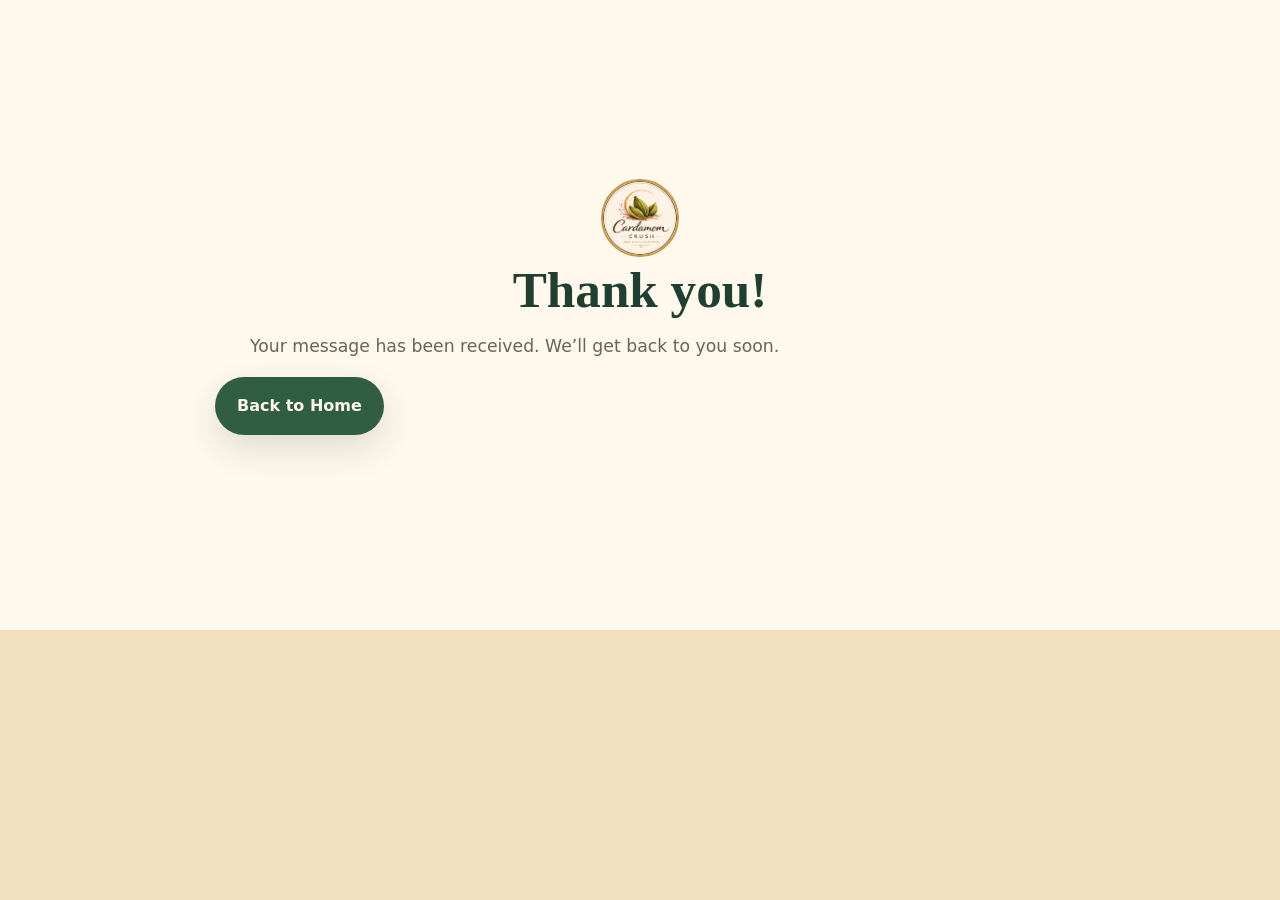
<file: thank-you/index.html>
<!doctype html><html lang="en"><head><meta charset="utf-8"><meta name="viewport" content="width=device-width,initial-scale=1"><meta name="robots" content="noindex,follow"><title>Thank You | Cardamom Crush</title><link rel="icon" href="../assets/cardamom-crush-logo.png"><link rel="apple-touch-icon" href="../assets/cardamom-crush-logo.png"><link rel="stylesheet" href="../styles.css"></head><body class="content-page page-success"><main class="section"><div class="container" style="text-align:center"><div class="brand-mark" style="margin:auto;width:78px;height:78px;font-size:2.4rem"><img class="brand-logo" src="../assets/cardamom-crush-logo.png" alt=""></div><h1 class="section-title">Thank you!</h1><p class="lead" style="margin:auto">Your message has been received. We’ll get back to you soon.</p><p><a class="btn btn-primary" href="../index.html">Back to Home</a></p></div></main></body></html>
</file>
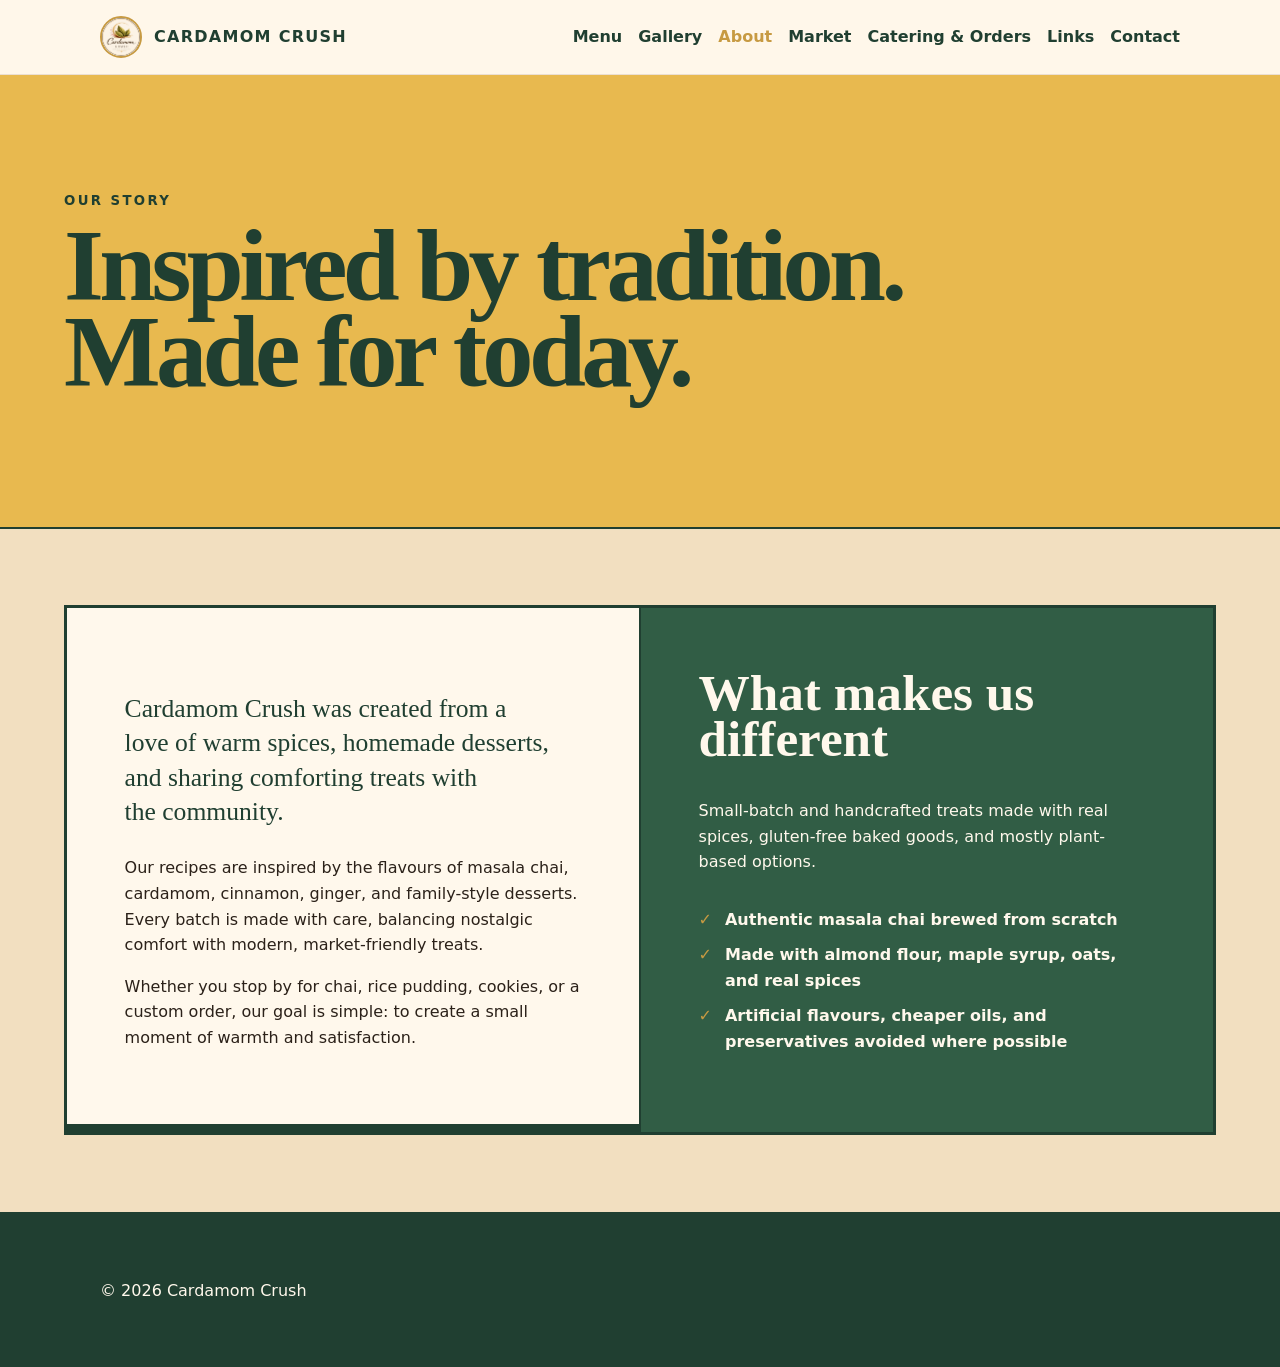
<file: about.html>
<!doctype html><html lang="en"><head><meta charset="utf-8"><meta name="viewport" content="width=device-width,initial-scale=1"><title>Our Gluten-Free &amp; Plant-Forward Bakery Story | Cardamom Crush</title><meta name="description" content="Learn how Cardamom Crush reimagines vegetarian and gluten-free baked goods with plant-forward recipes, real ingredients and premium spices in Ontario."><link rel="canonical" href="https://cardamomcrush.ca/about.html"><link rel="icon" href="assets/cardamom-crush-logo.png"><link rel="apple-touch-icon" href="assets/cardamom-crush-logo.png"><link rel="stylesheet" href="styles.css"></head><body class="content-page page-about"><nav class="nav"><div class="container nav-inner"><a class="brand" href="index.html"><span class="brand-mark"><img class="brand-logo" src="assets/cardamom-crush-logo.png" alt=""></span><span>CARDAMOM CRUSH</span></a><button class="menu-toggle">Menu</button><div class="links"><a href="menu.html">Menu</a><a href="gallery.html">Gallery</a><a href="about.html" aria-current="page">About</a><a href="market.html">Market</a><a href="catering.html">Catering &amp; Orders</a><a href="links.html">Links</a><a href="contact.html">Contact</a></div></div></nav><header class="page-hero"><div class="container"><div class="eyebrow">Our Story</div><h1>Inspired by tradition. Made for today.</h1></div></header><main class="section"><div class="container split"><div class="panel"><p class="lead">Cardamom Crush was created from a love of warm spices, homemade desserts, and sharing comforting treats with the community.</p><p>Our recipes are inspired by the flavours of masala chai, cardamom, cinnamon, ginger, and family-style desserts. Every batch is made with care, balancing nostalgic comfort with modern, market-friendly treats.</p><p>Whether you stop by for chai, rice pudding, cookies, or a custom order, our goal is simple: to create a small moment of warmth and satisfaction.</p></div><div class="green-block"><h2>What makes us different</h2><p>Small-batch and handcrafted treats made with real spices, gluten-free baked goods, and mostly plant-based options.</p><ul class="check-list check-list-light"><li>Authentic masala chai brewed from scratch</li><li>Made with almond flour, maple syrup, oats, and real spices</li><li>Artificial flavours, cheaper oils, and preservatives avoided where possible</li></ul></div></div></main><footer class="footer"><div class="container"><p>© 2026 Cardamom Crush</p></div></footer><script src="editable-data.js"></script><script src="script.js"></script></body></html>
</file>
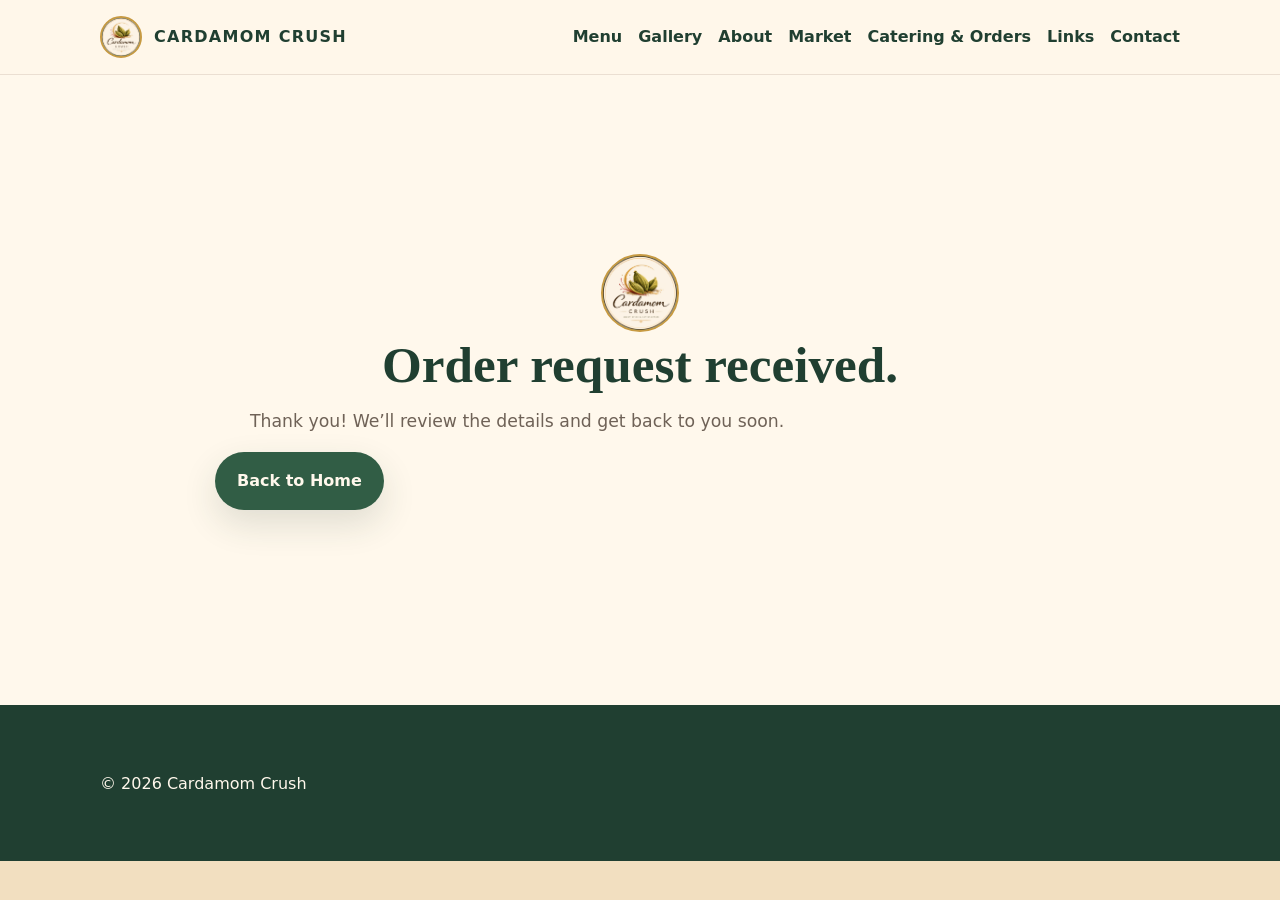
<file: catering-success.html>
<!doctype html><html lang="en"><head><meta charset="utf-8"><meta name="viewport" content="width=device-width,initial-scale=1"><meta name="robots" content="noindex,follow"><title>Order Request Received | Cardamom Crush</title><link rel="icon" href="assets/cardamom-crush-logo.png"><link rel="apple-touch-icon" href="assets/cardamom-crush-logo.png"><link rel="stylesheet" href="styles.css"></head><body class="content-page page-success"><nav class="nav"><div class="container nav-inner"><a class="brand" href="index.html"><span class="brand-mark"><img class="brand-logo" src="assets/cardamom-crush-logo.png" alt=""></span><span>CARDAMOM CRUSH</span></a><button class="menu-toggle">Menu</button><div class="links"><a href="menu.html">Menu</a><a href="gallery.html">Gallery</a><a href="about.html">About</a><a href="market.html">Market</a><a href="catering.html">Catering &amp; Orders</a><a href="links.html">Links</a><a href="contact.html">Contact</a></div></div></nav><main class="section"><div class="container" style="text-align:center"><div class="brand-mark" style="margin:auto;width:78px;height:78px;font-size:2.4rem"><img class="brand-logo" src="assets/cardamom-crush-logo.png" alt=""></div><h1 class="section-title">Order request received.</h1><p class="lead" style="margin:auto">Thank you! We’ll review the details and get back to you soon.</p><p><a class="btn btn-primary" href="index.html">Back to Home</a></p></div></main><footer class="footer"><div class="container"><p>© 2026 Cardamom Crush</p></div></footer><script src="editable-data.js"></script><script src="script.js"></script></body></html>
</file>
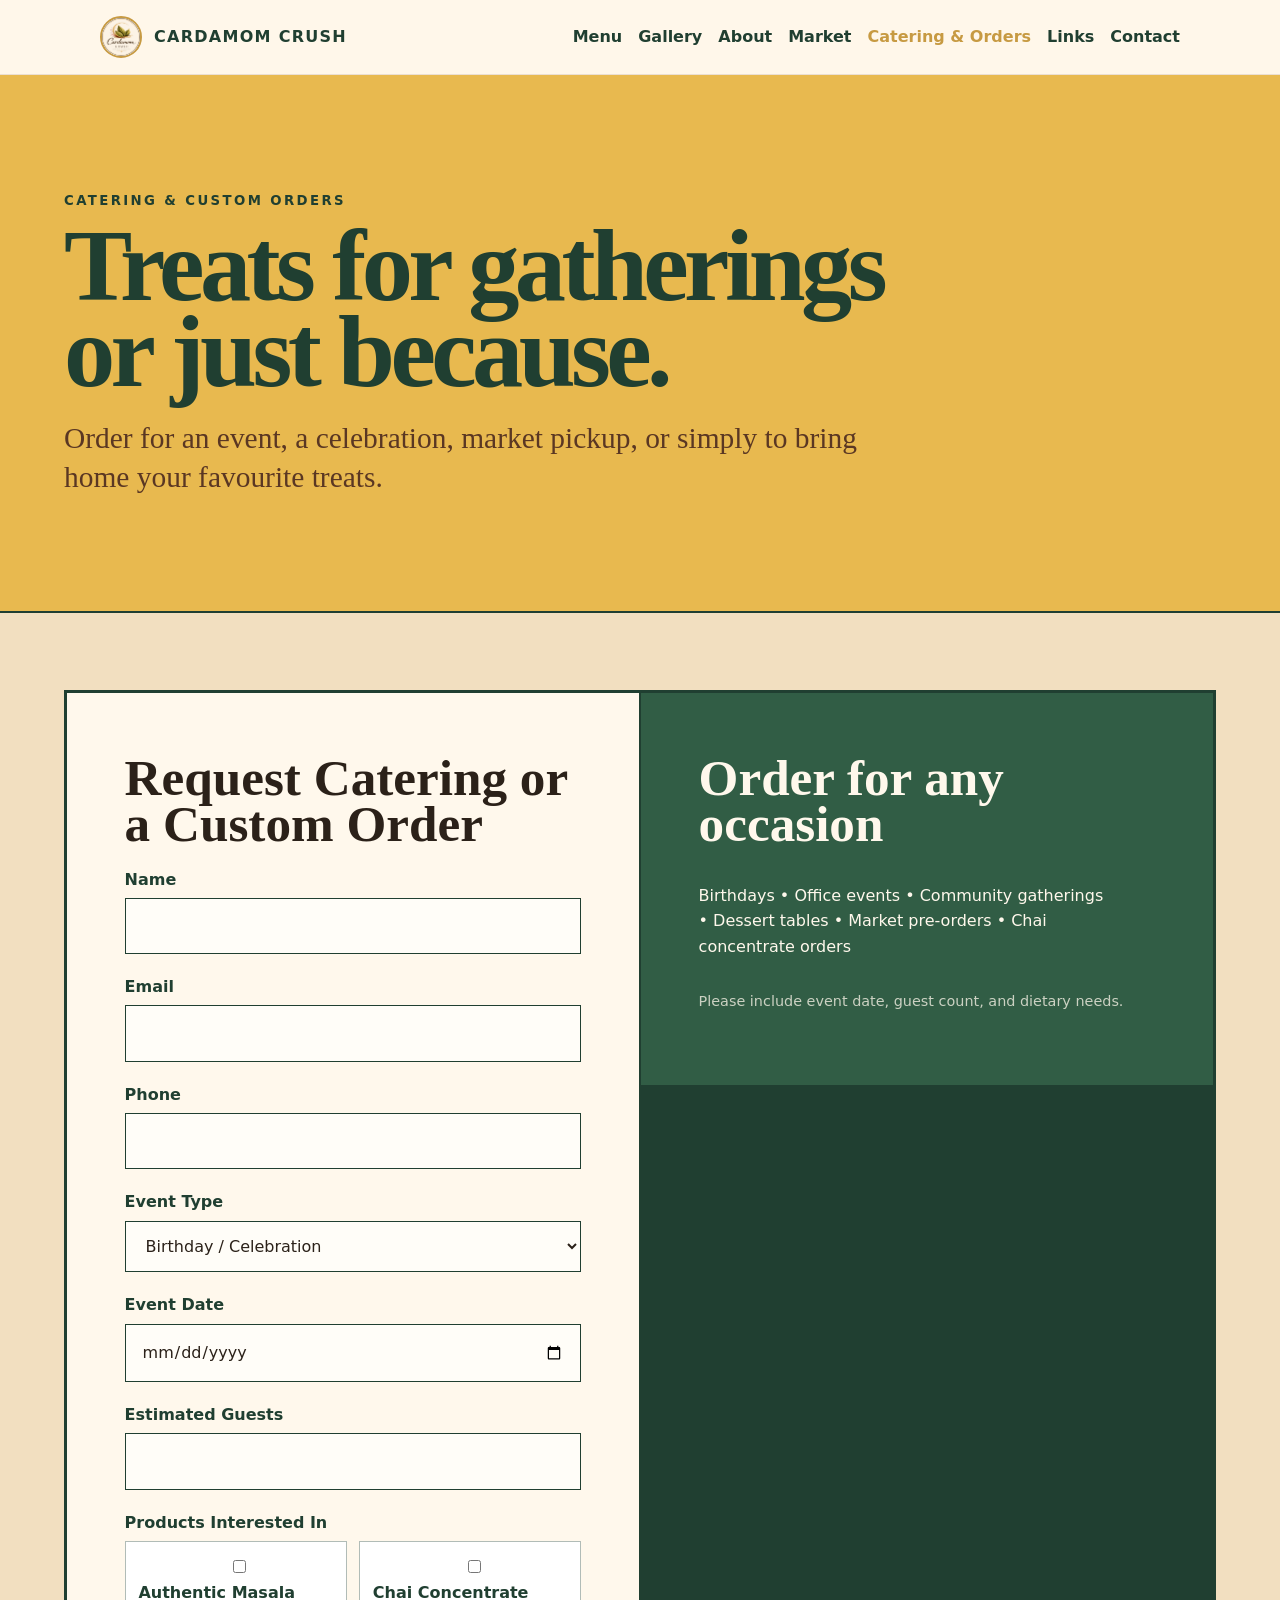
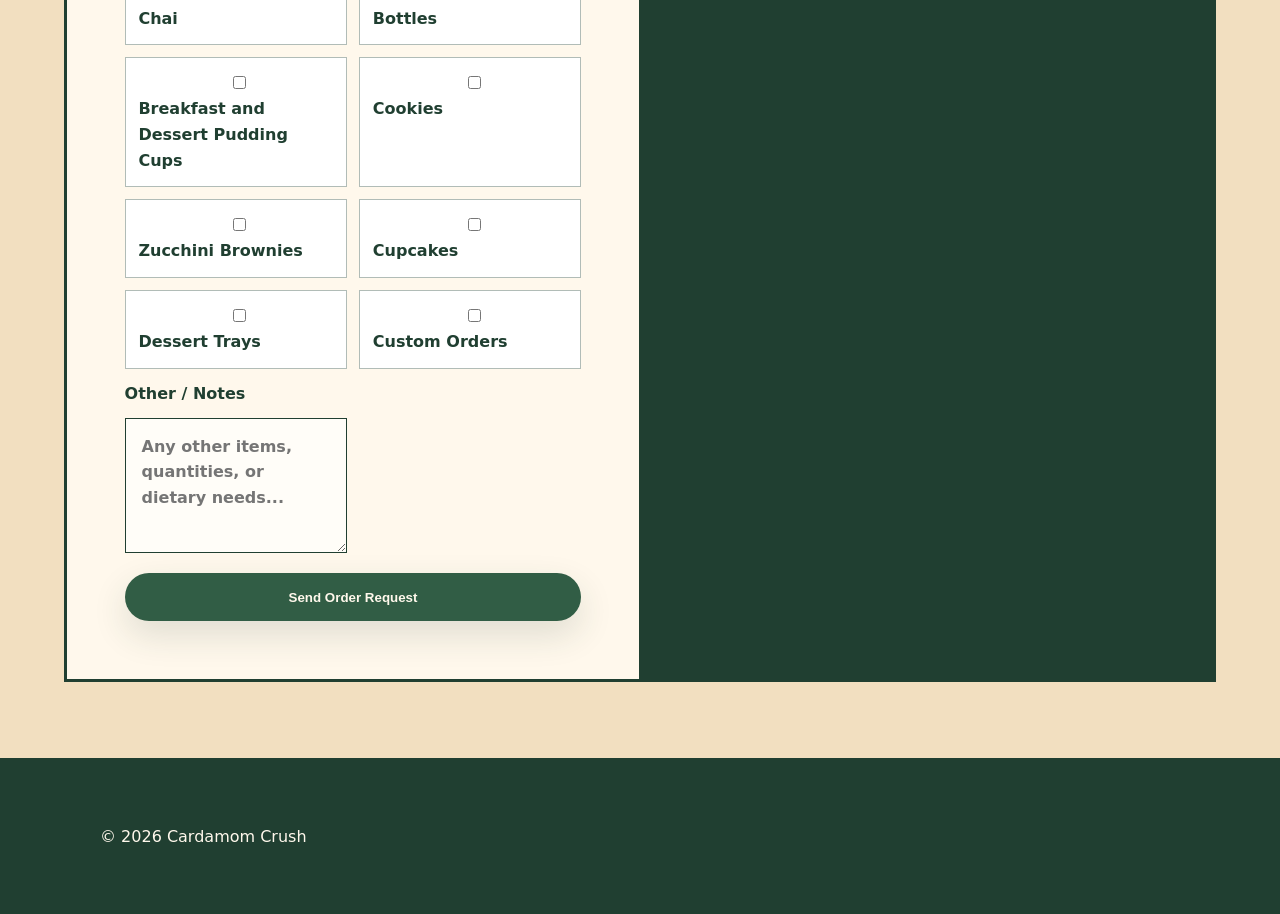
<file: catering.html>
<!doctype html><html lang="en"><head><meta charset="utf-8"><meta name="viewport" content="width=device-width,initial-scale=1"><title>Catering &amp; Custom Orders | Cardamom Crush</title><meta name="description" content="Request catering or custom general orders for vegetarian, gluten-free and plant-forward treats from Cardamom Crush in Ontario."><link rel="canonical" href="https://cardamomcrush.ca/catering.html"><link rel="icon" href="assets/cardamom-crush-logo.png"><link rel="apple-touch-icon" href="assets/cardamom-crush-logo.png"><link rel="stylesheet" href="styles.css"></head><body class="content-page page-catering"><nav class="nav"><div class="container nav-inner"><a class="brand" href="index.html"><span class="brand-mark"><img class="brand-logo" src="assets/cardamom-crush-logo.png" alt=""></span><span>CARDAMOM CRUSH</span></a><button class="menu-toggle">Menu</button><div class="links"><a href="menu.html">Menu</a><a href="gallery.html">Gallery</a><a href="about.html">About</a><a href="market.html">Market</a><a href="catering.html" aria-current="page">Catering &amp; Orders</a><a href="links.html">Links</a><a href="contact.html">Contact</a></div></div></nav><header class="page-hero"><div class="container"><div class="eyebrow">Catering &amp; Custom Orders</div><h1>Treats for gatherings or just because.</h1><p class="lead">Order for an event, a celebration, market pickup, or simply to bring home your favourite treats.</p></div></header><main class="section"><div class="container split"><section class="panel"><h2>Request Catering or a Custom Order</h2><form class="form" name="catering" method="POST" data-netlify="true" netlify-honeypot="bot-field" action="/catering-success.html"><input type="hidden" name="form-name" value="catering"><p class="hidden"><label>Don’t fill this out: <input name="bot-field"></label></p><div class="field"><label for="name">Name</label><input id="name" name="name" required></div><div class="field"><label for="email">Email</label><input id="email" type="email" name="email" required></div><div class="field"><label for="phone">Phone</label><input id="phone" name="phone"></div><div class="field"><label for="event-type">Event Type</label><select id="event-type" name="event_type"><option>Birthday / Celebration</option><option>Corporate / Office</option><option>Community Event</option><option>Market Pickup</option><option>General Custom Order</option><option>Other</option></select></div><div class="field"><label for="event-date">Event Date</label><input id="event-date" type="date" name="event_date"></div><div class="field"><label for="guests">Estimated Guests</label><input id="guests" name="estimated_guests"></div><div class="field"><label>Products Interested In</label><div class="checkbox-grid" data-editable="catering-products"></div></div><button class="btn btn-primary" type="submit">Send Order Request</button></form></section><aside class="green-block"><h2>Order for any occasion</h2><p>Birthdays • Office events • Community gatherings • Dessert tables • Market pre-orders • Chai concentrate orders</p><p class="small">Please include event date, guest count, and dietary needs.</p></aside></div></main><footer class="footer"><div class="container"><p>© 2026 Cardamom Crush</p></div></footer><script src="editable-data.js"></script><script src="script.js"></script></body></html>
</file>
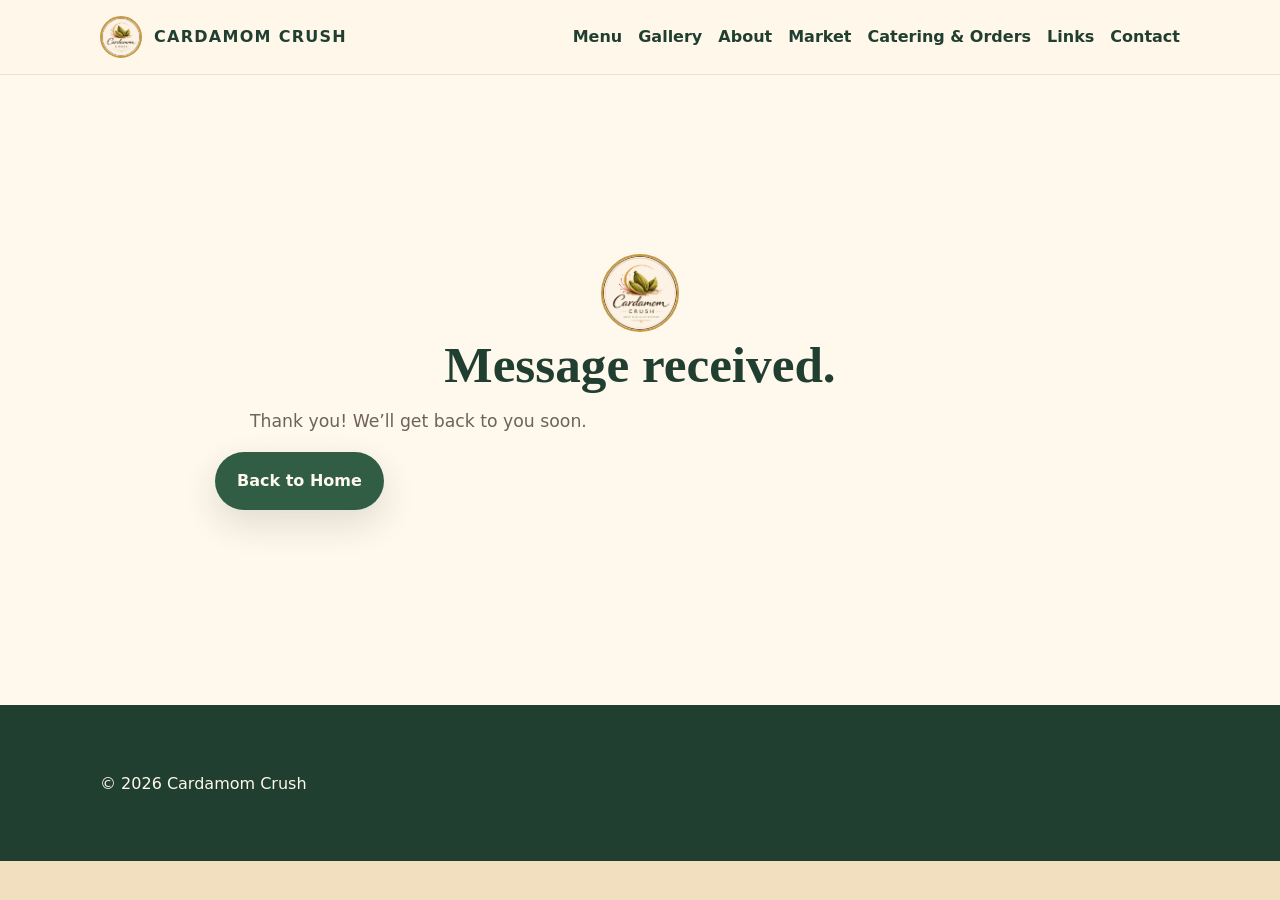
<file: contact-success.html>
<!doctype html><html lang="en"><head><meta charset="utf-8"><meta name="viewport" content="width=device-width,initial-scale=1"><meta name="robots" content="noindex,follow"><title>Message Received | Cardamom Crush</title><link rel="icon" href="assets/cardamom-crush-logo.png"><link rel="apple-touch-icon" href="assets/cardamom-crush-logo.png"><link rel="stylesheet" href="styles.css"></head><body class="content-page page-success"><nav class="nav"><div class="container nav-inner"><a class="brand" href="index.html"><span class="brand-mark"><img class="brand-logo" src="assets/cardamom-crush-logo.png" alt=""></span><span>CARDAMOM CRUSH</span></a><button class="menu-toggle">Menu</button><div class="links"><a href="menu.html">Menu</a><a href="gallery.html">Gallery</a><a href="about.html">About</a><a href="market.html">Market</a><a href="catering.html">Catering &amp; Orders</a><a href="links.html">Links</a><a href="contact.html">Contact</a></div></div></nav><main class="section"><div class="container" style="text-align:center"><div class="brand-mark" style="margin:auto;width:78px;height:78px;font-size:2.4rem"><img class="brand-logo" src="assets/cardamom-crush-logo.png" alt=""></div><h1 class="section-title">Message received.</h1><p class="lead" style="margin:auto">Thank you! We’ll get back to you soon.</p><p><a class="btn btn-primary" href="index.html">Back to Home</a></p></div></main><footer class="footer"><div class="container"><p>© 2026 Cardamom Crush</p></div></footer><script src="editable-data.js"></script><script src="script.js"></script></body></html>
</file>
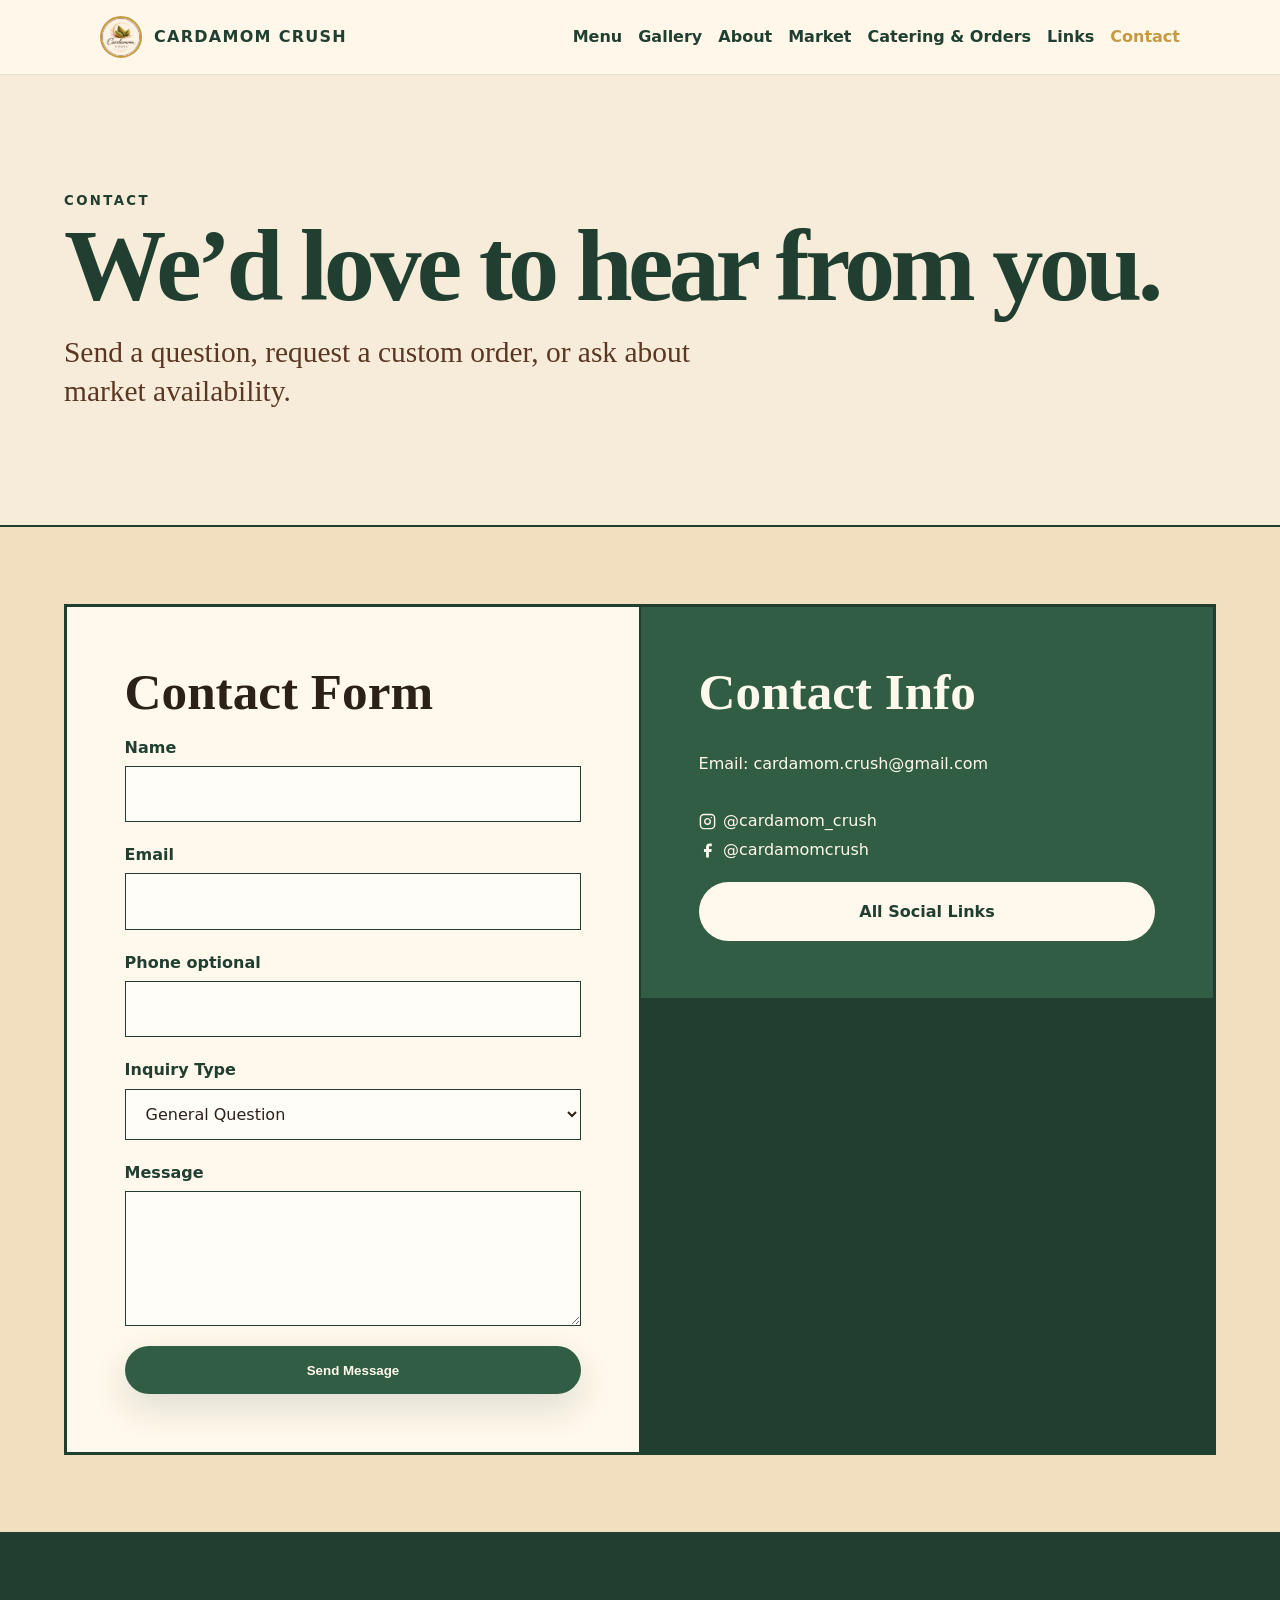
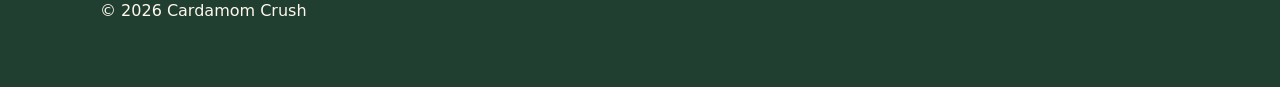
<file: contact.html>
<!doctype html><html lang="en"><head><meta charset="utf-8"><meta name="viewport" content="width=device-width,initial-scale=1"><title>Contact Our Gluten-Free Bakery | Cardamom Crush</title><meta name="description" content="Contact Cardamom Crush about vegetarian and gluten-free baked goods, plant-forward treats, custom orders, catering and farmers market availability."><link rel="canonical" href="https://cardamomcrush.ca/contact.html"><link rel="icon" href="assets/cardamom-crush-logo.png"><link rel="apple-touch-icon" href="assets/cardamom-crush-logo.png"><link rel="stylesheet" href="styles.css"></head><body class="content-page page-contact"><nav class="nav"><div class="container nav-inner"><a class="brand" href="index.html"><span class="brand-mark"><img class="brand-logo" src="assets/cardamom-crush-logo.png" alt=""></span><span>CARDAMOM CRUSH</span></a><button class="menu-toggle">Menu</button><div class="links"><a href="menu.html">Menu</a><a href="gallery.html">Gallery</a><a href="about.html">About</a><a href="market.html">Market</a><a href="catering.html">Catering &amp; Orders</a><a href="links.html">Links</a><a href="contact.html" aria-current="page">Contact</a></div></div></nav><header class="page-hero"><div class="container"><div class="eyebrow">Contact</div><h1>We’d love to hear from you.</h1><p class="lead">Send a question, request a custom order, or ask about market availability.</p></div></header><main class="section"><div class="container split"><section class="panel"><h2>Contact Form</h2><form id="contact-form" class="form" name="contact" method="POST" data-netlify="true" netlify-honeypot="bot-field" action="/contact-success.html"><input type="hidden" name="form-name" value="contact"><p class="hidden"><label>Don’t fill this out: <input name="bot-field"></label></p><div class="field"><label for="name">Name</label><input id="name" name="name" required></div><div class="field"><label for="email">Email</label><input id="email" type="email" name="email" required></div><div class="field"><label for="phone">Phone optional</label><input id="phone" name="phone"></div><div class="field"><label for="inquiry">Inquiry Type</label><select id="inquiry" name="inquiry_type"><option>General Question</option><option>Custom Order</option><option>Catering Request</option><option>Market Pickup</option><option>Wholesale</option></select></div><div class="field"><label for="message">Message</label><textarea id="message" name="message" required></textarea></div><button class="btn btn-primary" type="submit">Send Message</button></form></section><aside class="green-block"><h2>Contact Info</h2><p>Email: <a data-business-href="email" href="mailto:hello@cardamomcrush.ca"><span data-business="email">hello@cardamomcrush.ca</span></a></p><p><a class="social-link" data-business-href="instagram" href="#"><span class="social-icon social-icon-instagram" aria-hidden="true"></span><span data-business="instagram">@cardamom_crush</span></a><br><a class="social-link" data-business-href="facebook" href="#"><span class="social-icon social-icon-facebook" aria-hidden="true"></span><span data-business="facebook">@cardamomcrush</span></a></p><a class="btn btn-light" href="links.html">All Social Links</a></aside></div></main><footer class="footer"><div class="container"><p>© 2026 Cardamom Crush</p></div></footer><script src="editable-data.js"></script><script src="script.js"></script></body></html>
</file>
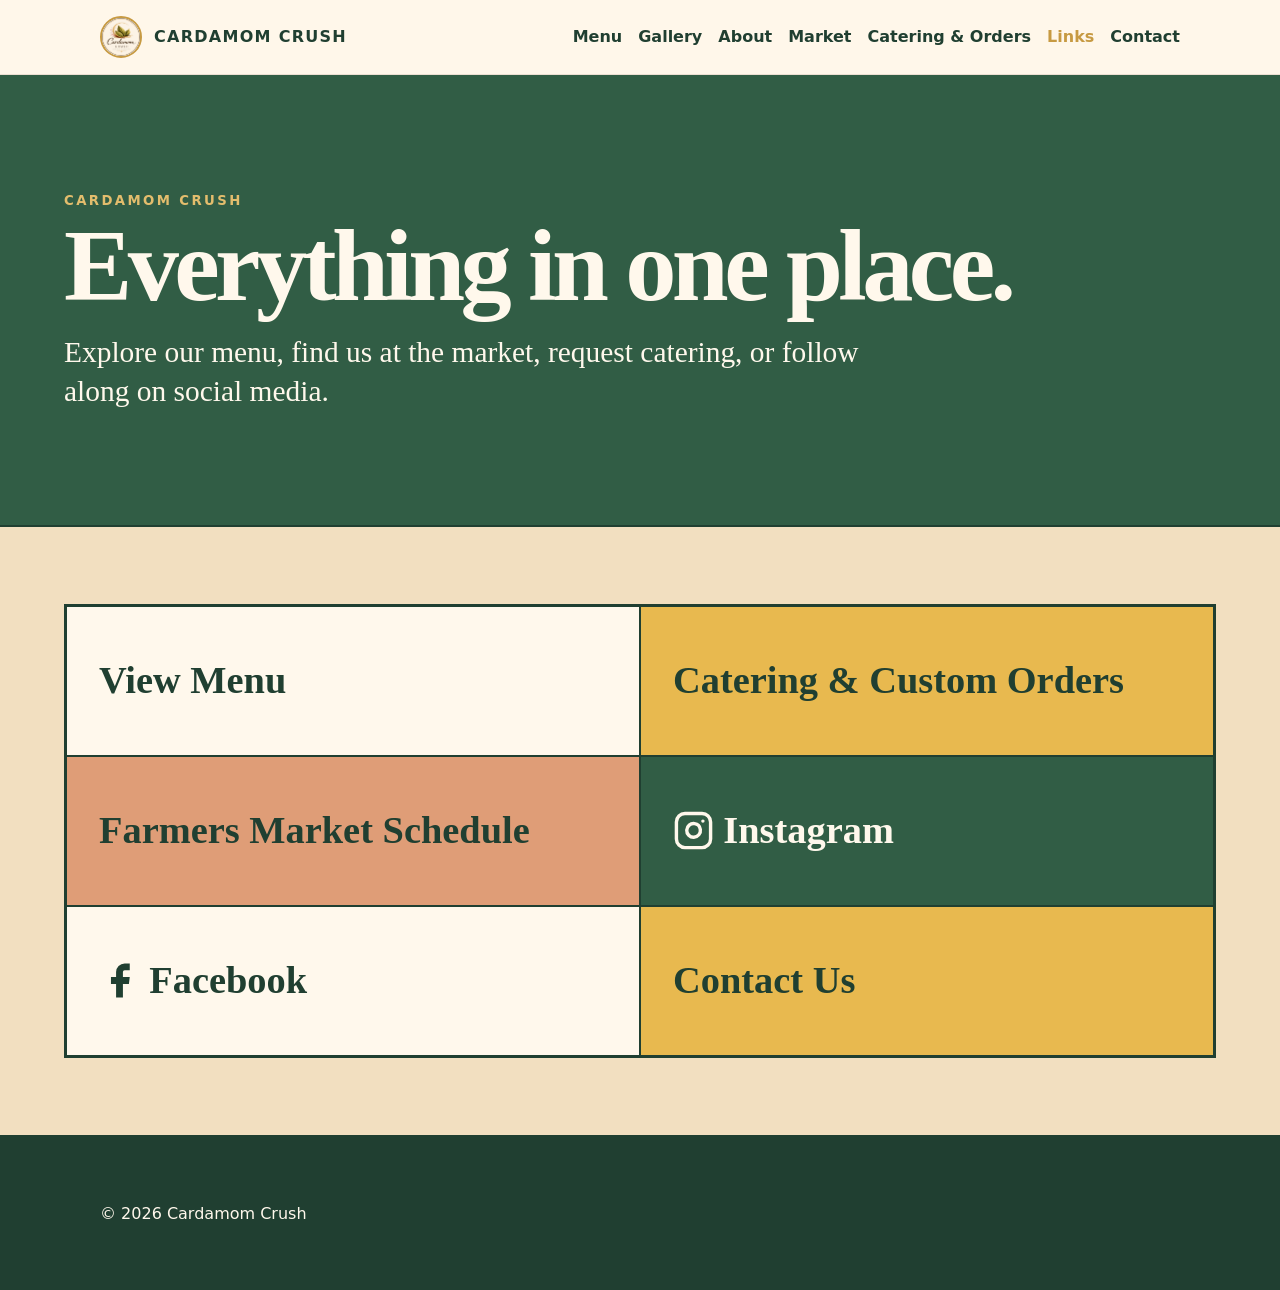
<file: links.html>
<!doctype html><html lang="en"><head><meta charset="utf-8"><meta name="viewport" content="width=device-width,initial-scale=1"><meta name="robots" content="noindex,follow"><title>Links | Cardamom Crush</title><meta name="description" content="All official Cardamom Crush links including menu, Instagram, Facebook, catering, and contact."><link rel="icon" href="assets/cardamom-crush-logo.png"><link rel="apple-touch-icon" href="assets/cardamom-crush-logo.png"><link rel="stylesheet" href="styles.css"></head><body class="content-page page-links"><nav class="nav"><div class="container nav-inner"><a class="brand" href="index.html"><span class="brand-mark"><img class="brand-logo" src="assets/cardamom-crush-logo.png" alt=""></span><span>CARDAMOM CRUSH</span></a><button class="menu-toggle">Menu</button><div class="links"><a href="menu.html">Menu</a><a href="gallery.html">Gallery</a><a href="about.html">About</a><a href="market.html">Market</a><a href="catering.html">Catering &amp; Orders</a><a href="links.html" aria-current="page">Links</a><a href="contact.html">Contact</a></div></div></nav><header class="page-hero"><div class="container"><div class="eyebrow">Cardamom Crush</div><h1>Everything in one place.</h1><p class="lead">Explore our menu, find us at the market, request catering, or follow along on social media.</p></div></header><main class="section"><div class="container links-wrap"><div data-editable="links-page" class="link-list"></div></div></main><footer class="footer"><div class="container"><p>© 2026 Cardamom Crush</p></div></footer><script src="editable-data.js"></script><script src="script.js"></script></body></html>
</file>
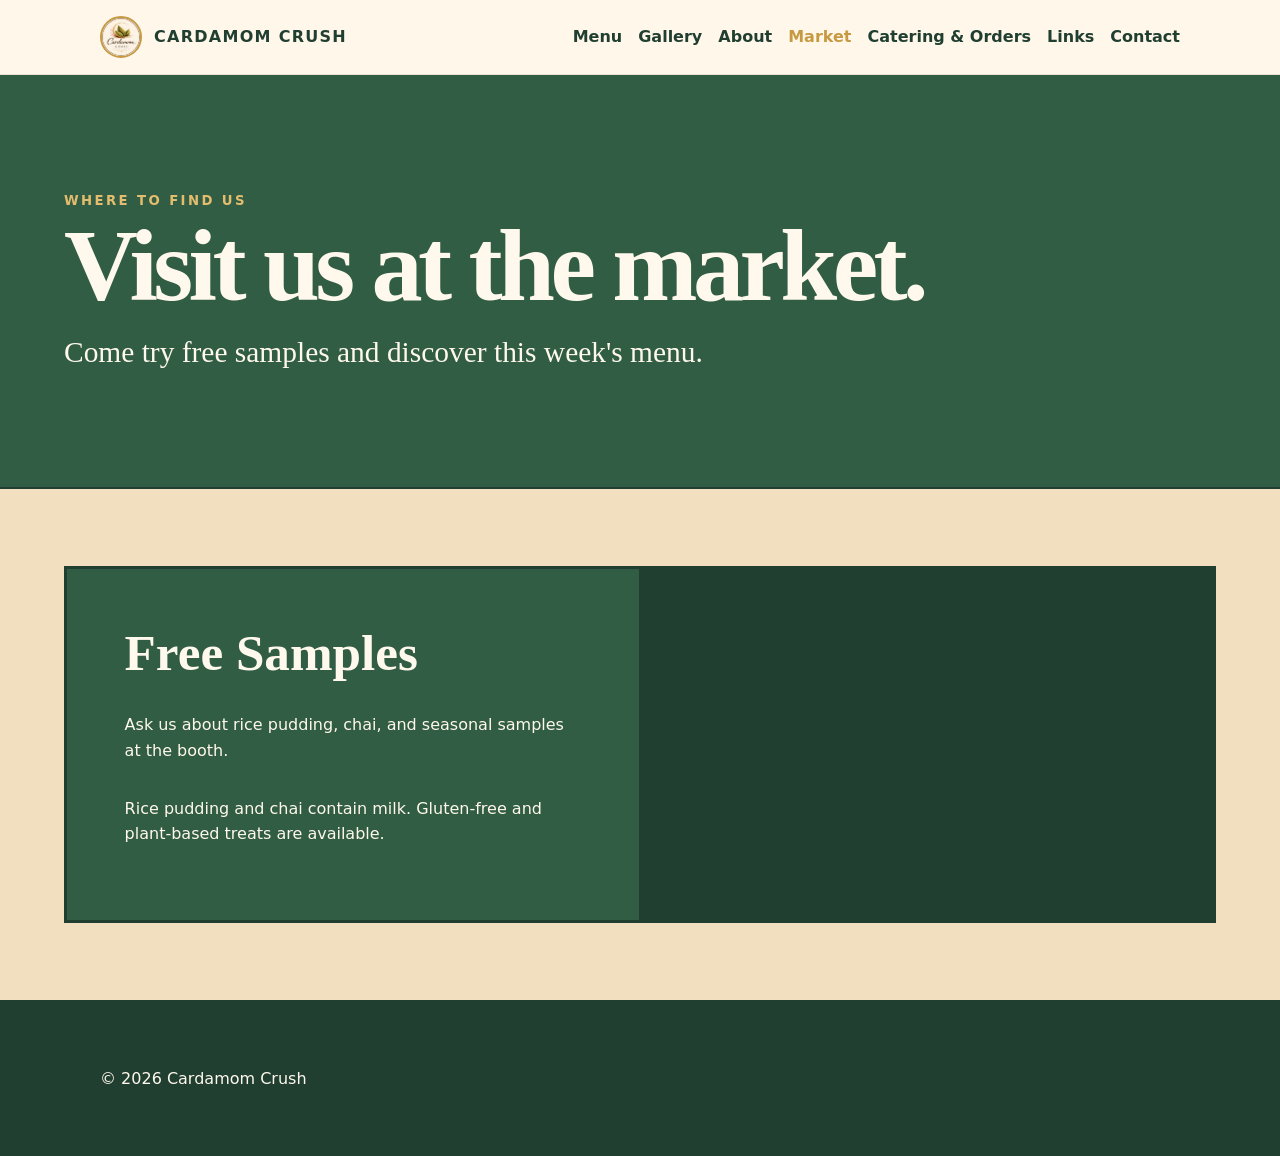
<file: market.html>
<!doctype html><html lang="en"><head><meta charset="utf-8"><meta name="viewport" content="width=device-width,initial-scale=1"><title>Gluten-Free Bakery at Carleton Place Market | Cardamom Crush</title><meta name="description" content="Find Cardamom Crush vegetarian, gluten-free baked goods and plant-forward treats at the Carleton Place Farmers Market in Ontario."><link rel="canonical" href="https://cardamomcrush.ca/market.html"><link rel="icon" href="assets/cardamom-crush-logo.png"><link rel="apple-touch-icon" href="assets/cardamom-crush-logo.png"><link rel="stylesheet" href="styles.css"></head><body class="content-page page-market"><nav class="nav"><div class="container nav-inner"><a class="brand" href="index.html"><span class="brand-mark"><img class="brand-logo" src="assets/cardamom-crush-logo.png" alt=""></span><span>CARDAMOM CRUSH</span></a><button class="menu-toggle">Menu</button><div class="links"><a href="menu.html">Menu</a><a href="gallery.html">Gallery</a><a href="about.html">About</a><a href="market.html" aria-current="page">Market</a><a href="catering.html">Catering &amp; Orders</a><a href="links.html">Links</a><a href="contact.html">Contact</a></div></div></nav><header class="page-hero"><div class="container"><div class="eyebrow">Where to find us</div><h1>Visit us at the market.</h1><p class="lead">Come try free samples and discover this week's menu.</p></div></header><main class="section"><div class="container"><div class="split" data-editable="markets"></div></div></main><footer class="footer"><div class="container"><p>© 2026 Cardamom Crush</p></div></footer><script src="editable-data.js"></script><script src="script.js"></script></body></html>
</file>
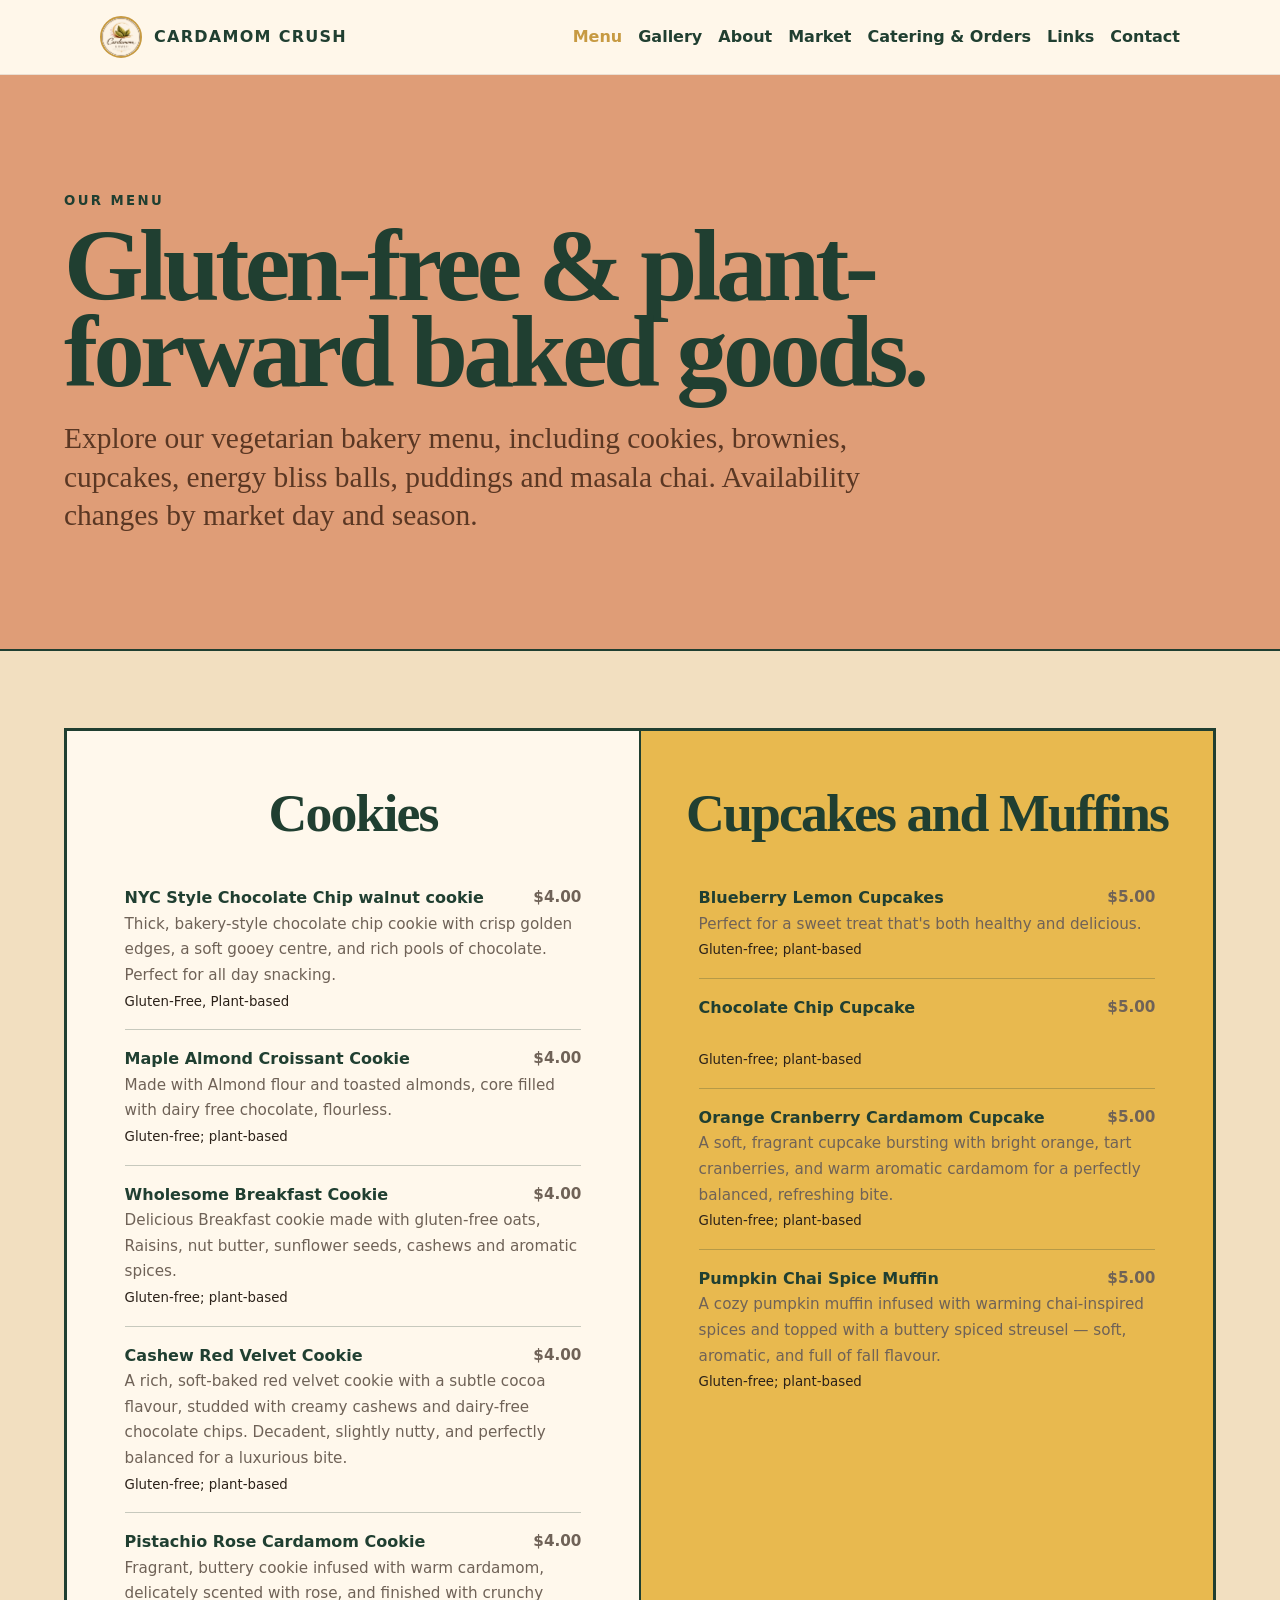
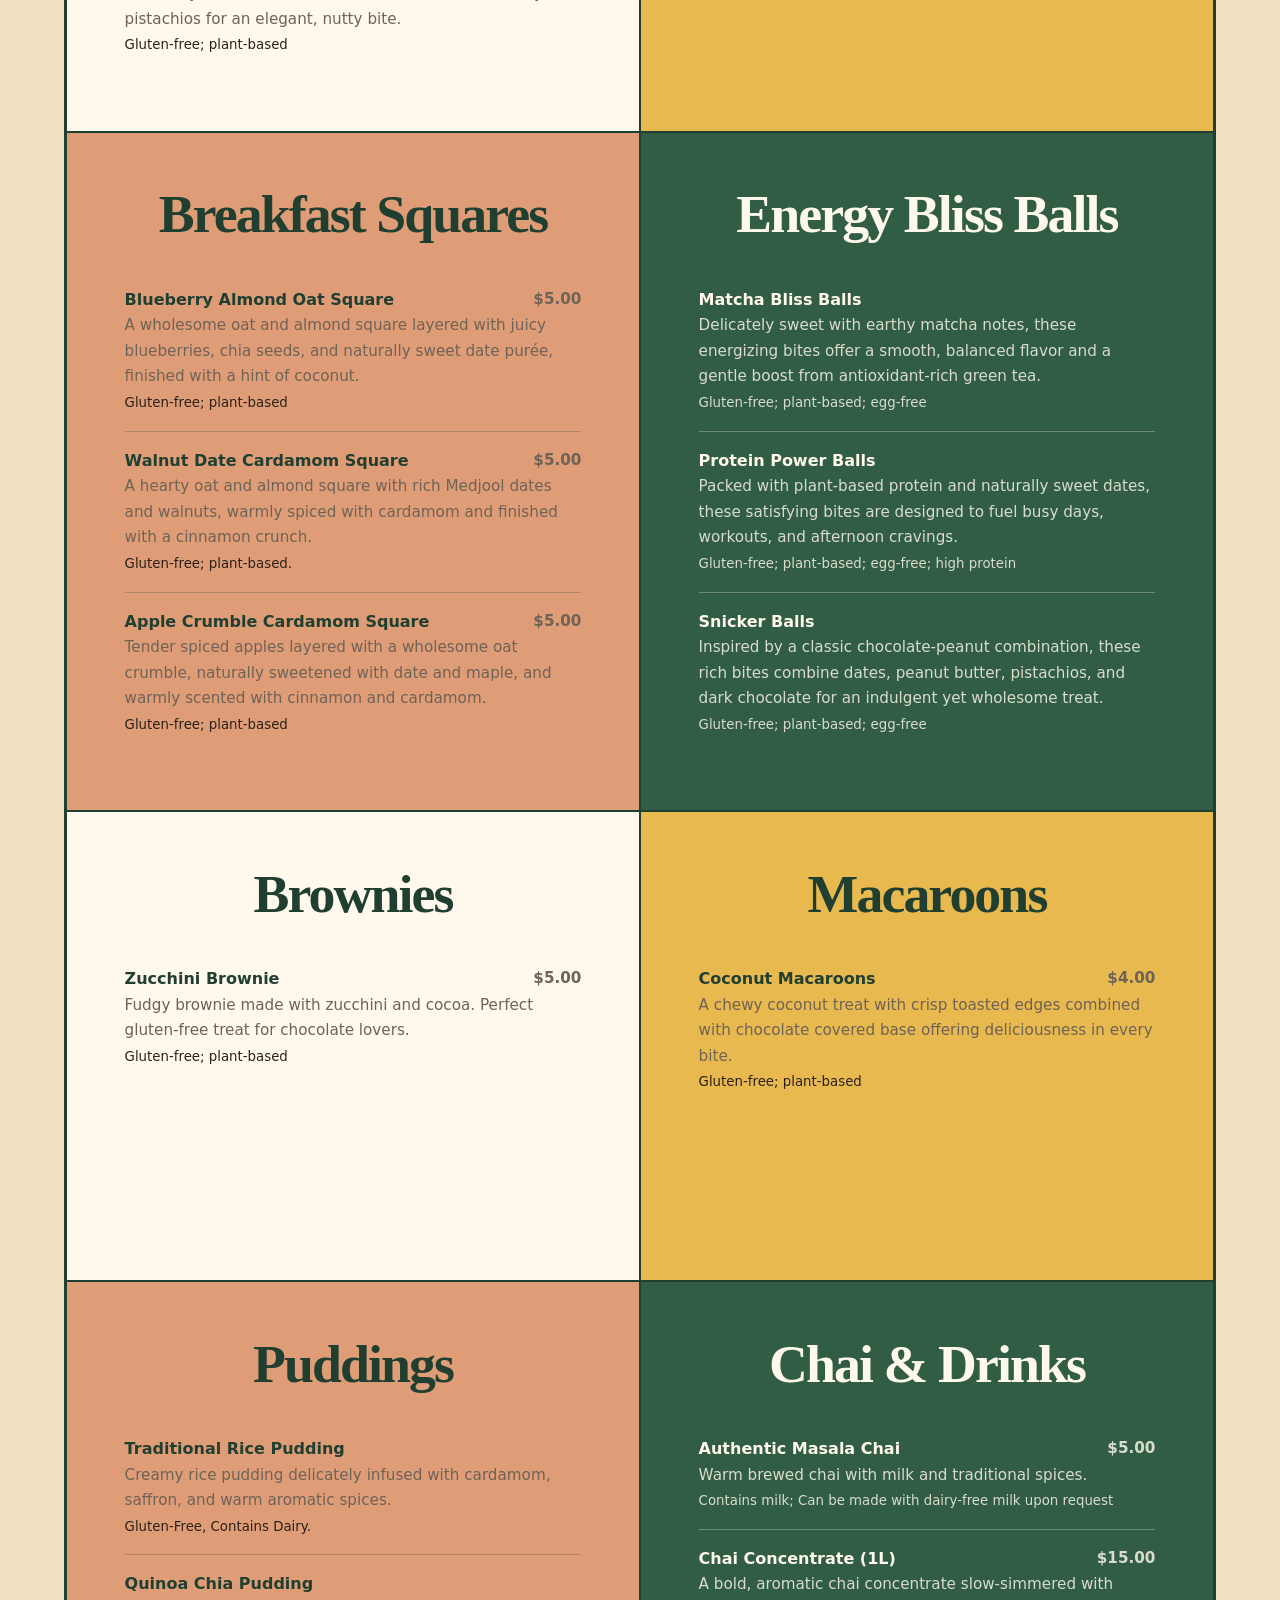
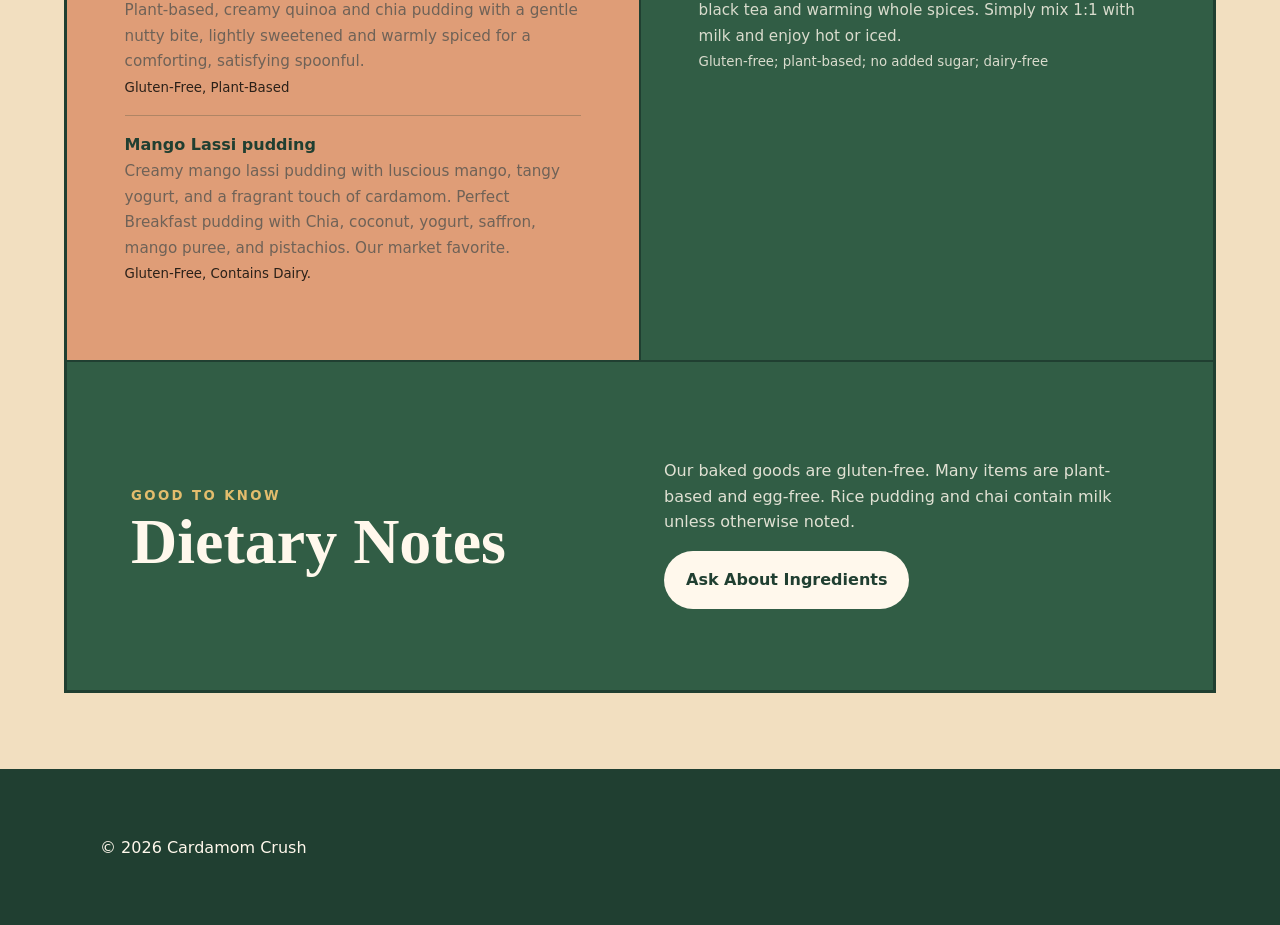
<file: menu.html>
<!doctype html>
<html lang="en">

<head>
    <meta charset="utf-8">
    <meta name="viewport" content="width=device-width,initial-scale=1">
    <title>Gluten-Free &amp; Plant-Forward Bakery Menu | Cardamom Crush</title>
    <meta name="description"
        content="Browse Cardamom Crush vegetarian and gluten-free baked goods, plant-forward cookies, brownies, cupcakes, energy bliss balls, puddings and masala chai.">
    <link rel="canonical" href="https://cardamomcrush.ca/menu.html">
    <link rel="icon" href="assets/cardamom-crush-logo.png">
    <link rel="apple-touch-icon" href="assets/cardamom-crush-logo.png">
    <link rel="stylesheet" href="styles.css">
</head>

<body class="content-page page-menu">
    <nav class="nav">
        <div class="container nav-inner"><a class="brand" href="index.html"><span class="brand-mark"><img
                        class="brand-logo" src="assets/cardamom-crush-logo.png" alt=""></span><span>CARDAMOM
                    CRUSH</span></a><button class="menu-toggle">Menu</button>
            <div class="links"><a href="menu.html" aria-current="page">Menu</a><a href="gallery.html">Gallery</a><a href="about.html">About</a><a
                    href="market.html">Market</a><a href="catering.html">Catering &amp; Orders</a><a
                    href="links.html">Links</a><a href="contact.html">Contact</a></div>
        </div>
    </nav>
    <header class="page-hero">
        <div class="container">
            <div class="eyebrow">Our Menu</div>
            <h1>Gluten-free &amp; plant-forward baked goods.</h1>
            <p class="lead">Explore our vegetarian bakery menu, including cookies, brownies, cupcakes, energy bliss
                balls, puddings and masala chai. Availability changes by market day and season.</p>
        </div>
    </header>
    <main class="section">
        <div class="container">
            <div class="split" data-editable="menu"></div>
        </div>
    </main>
    <footer class="footer">
        <div class="container">
            <p>© 2026 Cardamom Crush</p>
        </div>
    </footer>
    <script src="editable-data.js?v=20260601"></script>
    <script src="script.js?v=20260601"></script>
</body>

</html>
</file>
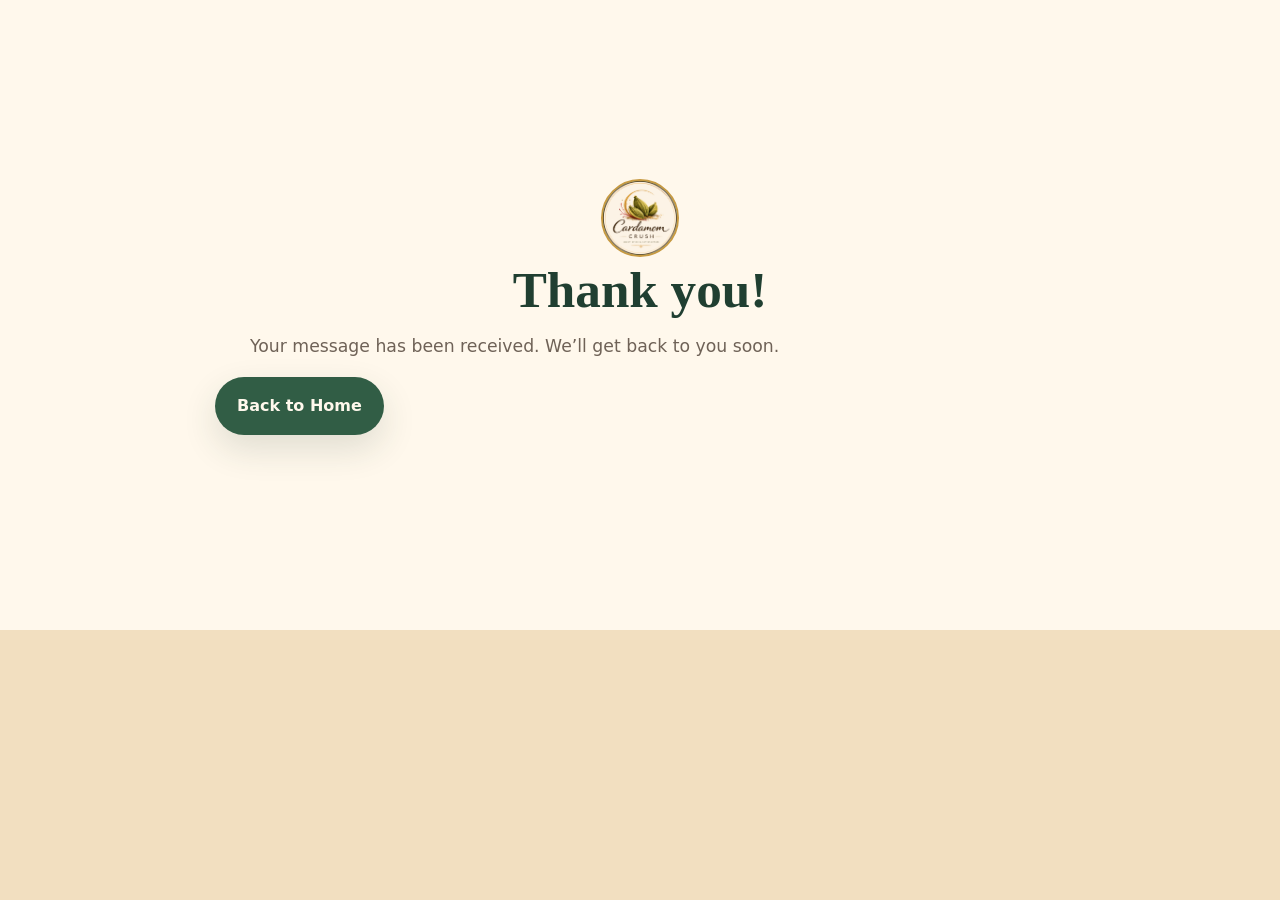
<file: thank-you.html>
<!doctype html><html lang="en"><head><meta charset="utf-8"><meta name="viewport" content="width=device-width,initial-scale=1"><meta name="robots" content="noindex,follow"><title>Thank You | Cardamom Crush</title><link rel="icon" href="assets/cardamom-crush-logo.png"><link rel="apple-touch-icon" href="assets/cardamom-crush-logo.png"><link rel="stylesheet" href="styles.css"></head><body class="content-page page-success"><main class="section"><div class="container" style="text-align:center"><div class="brand-mark" style="margin:auto;width:78px;height:78px;font-size:2.4rem"><img class="brand-logo" src="assets/cardamom-crush-logo.png" alt=""></div><h1 class="section-title">Thank you!</h1><p class="lead" style="margin:auto">Your message has been received. We’ll get back to you soon.</p><p><a class="btn btn-primary" href="index.html">Back to Home</a></p></div></main></body></html>
</file>
<file: styles.css>
:root{
  --green:#315d45;--green-dark:#203f31;--cream:#fff8ec;--cream2:#f7ecd9;--brown:#5a3723;--gold:#c79a42;--ink:#2b2119;--muted:#6f6257;--white:#fffdf8;--shadow:0 14px 35px rgba(32,63,49,.14);--radius:24px
}
*{box-sizing:border-box}html,body{min-height:100%;height:auto}body{margin:0;overflow-x:hidden;font-family:Inter,system-ui,-apple-system,Segoe UI,Arial,sans-serif;color:var(--ink);background:var(--cream);line-height:1.6}a{color:inherit;text-decoration:none}.container{width:min(1080px,calc(100% - 48px));margin-inline:auto}.topbar{background:var(--green-dark);color:var(--cream);font-size:.92rem;text-align:center;padding:.55rem}.nav{position:relative;z-index:20;background:rgba(255,248,236,.97);border-bottom:1px solid rgba(90,55,35,.12)}.nav-inner{display:flex;align-items:center;justify-content:space-between;padding:1rem 0}.brand{display:flex;align-items:center;gap:.75rem;font-weight:800;letter-spacing:.08em;color:var(--green-dark)}.brand-mark{width:42px;height:42px;border-radius:50%;display:grid;place-items:center;background:var(--green);color:var(--cream);font-family:Georgia,serif;font-size:1.5rem;border:2px solid var(--gold);overflow:hidden}.brand-logo{width:100%;height:100%;display:block;object-fit:cover}.hero-title-logo{width:min(300px,38vw);height:auto;border-radius:50%;box-shadow:0 18px 40px rgba(90,55,35,.18);margin:0}.links{display:flex;gap:1rem;align-items:center}.links a{font-weight:650;color:var(--green-dark)}.links a:hover{color:var(--gold)}.menu-toggle{display:none;background:var(--green);color:var(--cream);border:0;border-radius:12px;padding:.65rem .85rem}.btn{display:inline-flex;align-items:center;justify-content:center;border-radius:999px;padding:.9rem 1.25rem;font-weight:800;border:2px solid transparent;transition:.2s}.btn-primary{background:var(--green);color:var(--cream);box-shadow:var(--shadow)}.btn-secondary{background:transparent;border-color:var(--green);color:var(--green-dark)}.btn-light{background:var(--cream);color:var(--green-dark)}.hero{padding:5.5rem 0 3.5rem;background:radial-gradient(circle at top left,rgba(199,154,66,.22),transparent 34%),linear-gradient(135deg,var(--cream),#f4e2c8)}.hero-grid{display:grid;grid-template-columns:minmax(0,1.08fr) minmax(260px,.72fr);gap:3rem;align-items:center}.hero-copy{max-width:780px;margin-inline:0}.hero-logo-panel{display:grid;justify-items:center;align-content:center;text-align:center;gap:1rem}.eyebrow{text-transform:uppercase;letter-spacing:.18em;color:var(--gold);font-weight:900;font-size:.83rem}.hero h1,.page-hero h1{font-family:Georgia,serif;font-size:clamp(2.8rem,6vw,5.8rem);line-height:.95;margin:.7rem 0 1rem;color:var(--green-dark)}.hero p{font-size:1.18rem;color:var(--brown);max-width:780px}.hero-actions{display:flex;gap:.85rem;flex-wrap:wrap;margin:1.5rem 0}.badges{display:flex;gap:.65rem;flex-wrap:wrap;margin-top:1rem}.badge{background:rgba(49,93,69,.1);color:var(--green-dark);border:1px solid rgba(49,93,69,.18);padding:.45rem .8rem;border-radius:999px;font-weight:750;font-size:.9rem}.photo-card{background:var(--white);border-radius:var(--radius);box-shadow:var(--shadow);padding:1rem;transform:rotate(1deg)}.photo-art{min-height:430px;border-radius:18px;background:linear-gradient(160deg,rgba(49,93,69,.92),rgba(90,55,35,.82)),radial-gradient(circle at 75% 20%,rgba(255,248,236,.45),transparent 24%);display:flex;flex-direction:column;justify-content:end;padding:2rem;color:var(--cream);position:relative;overflow:hidden}.photo-art h2{font-family:Georgia,serif;font-size:2.2rem;margin:0}.section{padding:4rem 0}.section-title{font-family:Georgia,serif;font-size:clamp(2rem,4vw,3.4rem);line-height:1.05;margin:.4rem 0 1rem;color:var(--green-dark);max-width:900px}.lead{font-size:1.08rem;color:var(--muted);max-width:780px}.cards{display:grid;grid-template-columns:repeat(4,1fr);gap:1rem;margin-top:2rem}.card{background:var(--white);padding:1.4rem;border-radius:var(--radius);box-shadow:var(--shadow);border:1px solid rgba(90,55,35,.08)}.card .icon{font-size:2rem}.card h3{margin:.5rem 0;color:var(--green-dark)}.split{display:grid;grid-template-columns:repeat(2,minmax(0,1fr));gap:2rem;align-items:start}.panel{background:var(--white);border-radius:var(--radius);box-shadow:var(--shadow);padding:2rem}.menu-list{display:grid;gap:.75rem}.menu-item{display:flex;justify-content:space-between;gap:1rem;border-bottom:1px dashed rgba(90,55,35,.22);padding:.75rem 0}.menu-item strong{color:var(--green-dark)}.menu-item span{color:var(--muted);font-size:.95rem}.green-block{background:var(--green);color:var(--cream);border-radius:var(--radius);padding:2.2rem}.green-block h2,.green-block h3{font-family:Georgia,serif;color:var(--cream)}.page-hero{padding:4rem 0;background:linear-gradient(135deg,var(--cream),#f2dfc0)}.page-hero .container{width:min(1080px,calc(100% - 48px));max-width:1080px;margin-inline:auto}.page-hero h1,.page-hero .lead{max-width:780px}.form{display:grid;gap:1rem}.field{display:grid;gap:.35rem}.field label{font-weight:800;color:var(--green-dark)}input,select,textarea{width:100%;padding:.9rem 1rem;border:1px solid rgba(49,93,69,.25);border-radius:14px;background:#fff;color:var(--ink);font:inherit}textarea{min-height:135px;resize:vertical}.hidden{display:none}.link-buttons{display:grid;gap:.85rem;max-width:560px;margin:2rem 0}.link-button{background:var(--white);border:1px solid rgba(90,55,35,.12);border-radius:18px;padding:1rem 1.2rem;box-shadow:var(--shadow);font-weight:850;display:flex;justify-content:space-between;align-items:center}.social-link{display:inline-flex;align-items:center;gap:.45rem}.social-icon{width:1.08em;height:1.08em;display:inline-block;flex:0 0 auto;background:currentColor;vertical-align:-.16em}.social-icon-instagram{-webkit-mask:url("data:image/svg+xml,%3Csvg xmlns='http://www.w3.org/2000/svg' viewBox='0 0 24 24' fill='none' stroke='black' stroke-width='2' stroke-linecap='round' stroke-linejoin='round'%3E%3Crect x='2' y='2' width='20' height='20' rx='5' ry='5'/%3E%3Cpath d='M16 11.37A4 4 0 1 1 12.63 8 4 4 0 0 1 16 11.37z'/%3E%3Cline x1='17.5' y1='6.5' x2='17.51' y2='6.5'/%3E%3C/svg%3E") center/contain no-repeat;mask:url("data:image/svg+xml,%3Csvg xmlns='http://www.w3.org/2000/svg' viewBox='0 0 24 24' fill='none' stroke='black' stroke-width='2' stroke-linecap='round' stroke-linejoin='round'%3E%3Crect x='2' y='2' width='20' height='20' rx='5' ry='5'/%3E%3Cpath d='M16 11.37A4 4 0 1 1 12.63 8 4 4 0 0 1 16 11.37z'/%3E%3Cline x1='17.5' y1='6.5' x2='17.51' y2='6.5'/%3E%3C/svg%3E") center/contain no-repeat}.social-icon-facebook{-webkit-mask:url("data:image/svg+xml,%3Csvg xmlns='http://www.w3.org/2000/svg' viewBox='0 0 24 24' fill='black'%3E%3Cpath d='M18 2h-3a5 5 0 0 0-5 5v3H7v4h3v8h4v-8h3.5l.5-4h-4V7a1 1 0 0 1 1-1h3z'/%3E%3C/svg%3E") center/contain no-repeat;mask:url("data:image/svg+xml,%3Csvg xmlns='http://www.w3.org/2000/svg' viewBox='0 0 24 24' fill='black'%3E%3Cpath d='M18 2h-3a5 5 0 0 0-5 5v3H7v4h3v8h4v-8h3.5l.5-4h-4V7a1 1 0 0 1 1-1h3z'/%3E%3C/svg%3E") center/contain no-repeat}.footer{background:var(--green-dark);color:var(--cream);padding:3rem 0;margin-top:3rem}.footer-grid{display:grid;grid-template-columns:1.2fr 1fr 1fr;gap:2rem}.footer a{color:var(--cream2)}.small{font-size:.9rem;color:rgba(255,248,236,.75)}.notice{background:rgba(199,154,66,.14);border:1px solid rgba(199,154,66,.35);padding:1rem;border-radius:18px;color:var(--brown)}
.hero>.container{width:calc(100% - 96px);max-width:1800px}.hero-copy-full{width:100%;max-width:none;text-align:center}.hero-copy-full p{max-width:1500px;margin-left:auto;margin-right:auto;text-align:center}.hero-copy-full h1{font-size:clamp(2.8rem,5.5vw,6.5rem);white-space:nowrap}.hero-copy-full .hero-actions,.hero-copy-full .badges{justify-content:center}@media(max-width:900px){.hero-copy-full h1{white-space:normal}}
@media(max-width:850px){.hero-grid,.split,.footer-grid{grid-template-columns:1fr}.cards{grid-template-columns:1fr 1fr}.links{display:none;position:absolute;left:0;right:0;top:74px;background:var(--cream);padding:1rem 4%;flex-direction:column;align-items:flex-start;border-bottom:1px solid rgba(90,55,35,.12)}.links.open{display:flex}.menu-toggle{display:block}.photo-art{min-height:300px}.hero{padding-top:3rem}}
@media(max-width:540px){.cards{grid-template-columns:1fr}.hero>.container{width:calc(100% - 48px)}.hero h1{font-size:3rem}.hero-copy-full h1{white-space:normal}.btn{width:100%}.hero-actions{gap:.6rem}}

/* Editable content components */
.price{float:right;font-weight:700;color:#3b5f3f}.editable-item summary{cursor:pointer;list-style:none}.editable-item summary.has-photo{display:grid;grid-template-columns:auto 1fr;gap:.85rem;align-items:start}.editable-item summary::-webkit-details-marker{display:none}.menu-item-copy{min-width:0}.menu-item-photo{width:82px;aspect-ratio:1;border-radius:8px;object-fit:cover;background:var(--cream2);border:1px solid rgba(59,95,63,.14)}.details-body{margin-top:.75rem;padding-top:.75rem;border-top:1px solid rgba(59,95,63,.18);font-size:.95rem}.details-body p{margin:.4rem 0}.checkbox-grid{display:grid;grid-template-columns:repeat(auto-fit,minmax(210px,1fr));gap:.75rem}.check{background:#fff;border:1px solid rgba(59,95,63,.18);border-radius:14px;padding:.8rem;display:block}.field span{display:block;margin-bottom:.4rem;font-weight:700}.links-wrap{max-width:1080px}.link-list{display:grid;grid-template-columns:repeat(2,minmax(0,1fr));gap:1rem}.link-card{text-decoration:none;background:#fff;border:1px solid rgba(59,95,63,.16);border-radius:22px;padding:1rem 1.2rem;font-weight:800;color:#28422b;box-shadow:0 10px 24px rgba(42,66,43,.08);display:flex;align-items:center;gap:.65rem}.link-card:hover{transform:translateY(-1px)}
.status-badge{display:inline-block;margin-left:.5rem;padding:.18rem .5rem;border-radius:999px;background:#f1dfd8;color:#7a2f21!important;font-size:.72rem!important;font-weight:800;letter-spacing:.04em;text-transform:uppercase;vertical-align:.1rem}.menu-item.is-sold-out summary{opacity:.72}
@media(max-width:520px){.editable-item summary.has-photo{grid-template-columns:1fr}.menu-item-photo{width:100%;max-height:190px;aspect-ratio:16/10}.price{float:none;display:inline-block;margin-left:.35rem}}
.section-alt{background:var(--cream2)}.reason-grid{display:grid;grid-template-columns:repeat(2,minmax(0,1fr));gap:1rem;margin-top:2rem}.reason-item{display:grid;grid-template-columns:auto 1fr;gap:1rem;align-items:start;background:var(--white);border:1px solid rgba(49,93,69,.14);border-radius:var(--radius);padding:1.25rem;box-shadow:var(--shadow)}.reason-icon{width:32px;height:32px;border-radius:50%;display:grid;place-items:center;background:var(--green);color:var(--cream);font-weight:900}.reason-item h3{margin:.1rem 0 .35rem;color:var(--green-dark)}.reason-item p{margin:0;color:var(--muted)}.kheer-panel{background:linear-gradient(145deg,var(--white),#f9edda)}.difference-panel{border:1px solid rgba(199,154,66,.35)}.difference-panel h2,.difference-panel h3{color:var(--green-dark)}.check-list{display:grid;gap:.6rem;margin:1rem 0 1.25rem;padding:0;list-style:none}.check-list li{position:relative;padding-left:1.65rem;color:var(--brown);font-weight:650}.check-list li::before{content:"✓";position:absolute;left:0;top:0;color:var(--green);font-weight:900}.check-list-light li{color:var(--cream)}.check-list-light li::before{color:var(--gold)}
.hero p,.page-hero .lead,.section p,.card p,.panel p,.green-block p,.details-body p{text-align:left;text-wrap:pretty}
@media(max-width:850px){.reason-grid{grid-template-columns:1fr}}
@media(max-width:700px){.link-list{grid-template-columns:1fr}}

/* Home page */
.home-hero{padding:clamp(4.5rem,9vw,8rem) 0 4rem;background:radial-gradient(circle at 12% 18%,rgba(199,154,66,.2),transparent 28%),linear-gradient(135deg,var(--cream),#f4e2c8)}
.home-hero-inner{max-width:960px;text-align:center}
.home-hero h1{max-width:900px;margin:.65rem auto 1.25rem;font-family:Georgia,serif;font-size:clamp(3.25rem,7vw,6.5rem);line-height:.92;letter-spacing:-.035em;color:var(--green-dark);text-wrap:balance}
.home-hero p{max-width:760px;margin:0 auto;font-size:clamp(1.08rem,2vw,1.3rem);color:var(--brown);text-align:center;text-wrap:balance}
.home-hero .hero-actions{justify-content:center;margin:2rem 0}
.home-values{display:flex;justify-content:center;gap:.75rem 1.5rem;flex-wrap:wrap;margin:0;padding:1.2rem 0 0;border-top:1px solid rgba(49,93,69,.16);list-style:none;color:var(--green-dark);font-size:.82rem;font-weight:850;letter-spacing:.06em;text-transform:uppercase}
.home-values li:not(:last-child)::after{content:"•";margin-left:1.5rem;color:var(--gold)}
.home-products>.container,.home-visit>.container{width:calc(100% - 96px);max-width:1500px}
.section-heading{display:flex;flex-direction:column;justify-content:center;gap:1rem;align-items:center;margin-bottom:2rem;text-align:center}
.section-heading .section-title{margin:0 auto}
.text-link{display:inline-flex;align-items:center;gap:.35rem;color:var(--green-dark);font-weight:850;border-bottom:2px solid var(--gold);padding-bottom:.15rem;white-space:nowrap}
.product-grid{display:grid;grid-template-columns:repeat(3,minmax(0,1fr));gap:1.25rem}
.product-card{min-height:290px;display:flex;flex-direction:column;padding:2rem;border-radius:var(--radius);background:var(--cream2);border:1px solid rgba(90,55,35,.1)}
.product-card-gold{background:#f3e3bd}
.product-card-green{background:var(--green);color:var(--cream)}
.product-number{font-size:.8rem;font-weight:900;letter-spacing:.14em;color:var(--gold)}
.product-card h3{margin:auto 0 .65rem;font-family:Georgia,serif;font-size:clamp(1.65rem,3vw,2.3rem);line-height:1.05;color:var(--green-dark)}
.product-card-green h3{color:var(--cream)}
.product-card p{margin:0 0 1.25rem;color:var(--brown)}
.product-card-green p{color:rgba(255,248,236,.88)}
.product-note{font-size:.78rem;font-weight:850;letter-spacing:.05em;text-transform:uppercase}
.home-story{background:var(--cream2)}
.story-grid{display:grid;grid-template-columns:1fr;gap:1.5rem;max-width:1000px;text-align:center}
.story-grid .section-title{margin:0 auto}
.story-copy p{margin:0 auto 1.25rem;color:var(--brown);text-align:center}
.story-copy .story-lead{font-family:Georgia,serif;font-size:clamp(1.3rem,2.5vw,1.8rem);line-height:1.4;color:var(--green-dark)}
.home-visit{padding-top:0}
.home-cta{display:flex;justify-content:space-between;align-items:center;gap:3rem;padding:clamp(2rem,5vw,4rem);border-radius:32px;background:var(--green);color:var(--cream)}
.home-cta h2{margin:.45rem 0 .75rem;font-family:Georgia,serif;font-size:clamp(2rem,4vw,3.5rem);line-height:1;color:var(--cream)}
.home-cta p{max-width:650px;margin:0;color:rgba(255,248,236,.85)}
.eyebrow-light{color:#e3bd6d}
.home-cta-actions{display:flex;gap:.75rem;flex-wrap:wrap;justify-content:flex-end;flex:0 0 auto}
.btn-outline-light{border-color:rgba(255,248,236,.75);color:var(--cream)}
@media(max-width:850px){.product-grid{grid-template-columns:1fr}.product-card{min-height:230px}.home-cta{align-items:flex-start;flex-direction:column}.home-cta-actions{justify-content:flex-start}}
@media(max-width:620px){.home-hero{padding:4rem 0 3rem}.home-products>.container,.home-visit>.container{width:calc(100% - 48px)}.home-values{display:grid;grid-template-columns:1fr 1fr}.home-values li:not(:last-child)::after{content:none}.home-cta-actions{width:100%}.home-cta-actions .btn{width:100%}}

/* Editorial home page */
.editorial-home{overflow:hidden;background:var(--cream)}
.editorial-hero{display:grid;grid-template-columns:1fr;border-bottom:1px solid rgba(32,63,49,.18)}
.editorial-hero-main{position:relative;isolation:isolate;overflow:hidden;display:flex;flex-direction:column;gap:1.5rem;justify-content:center;align-items:center;min-height:clamp(190px,22vw,300px);padding:clamp(2.25rem,4vw,4rem);background:#e8b94f;text-align:center}
.editorial-preorder{margin:0;max-width:32rem;font-size:clamp(.95rem,1.3vw,1.15rem);line-height:1.7;color:var(--green-dark)}
.editorial-preorder strong{font-size:1.25em;font-weight:700}
.editorial-announcements{display:grid;gap:1.25rem;width:min(100%,38rem);padding:1.25rem clamp(1rem,3vw,2rem);box-sizing:border-box;border:1px solid rgba(32,63,49,.2);border-radius:12px;background:rgba(255,250,236,.85);text-align:center}
.editorial-announcements .editorial-preorder{max-width:none;overflow-wrap:anywhere}
.editorial-announcements .editorial-preorder + .editorial-preorder{border-top:1px solid rgba(32,63,49,.2);padding-top:1.25rem}
.editorial-announcements[hidden]{display:none}
.announcement-message{display:block;white-space:pre-line;overflow-wrap:anywhere}
.editorial-preorder a{display:inline-block;margin-top:.25rem;color:inherit;font-weight:600;text-decoration:underline;text-underline-offset:4px;text-decoration-thickness:1px}
.editorial-preorder a:hover{text-decoration-thickness:2px}
.editorial-hero-main::before{content:"";position:absolute;z-index:-1;inset:50% auto auto 50%;width:clamp(180px,28vw,390px);aspect-ratio:1;transform:translate(-50%,-50%);background:url("assets/cardamom-crush-logo.png") center/contain no-repeat;opacity:.1;filter:saturate(.7);pointer-events:none}
.editorial-hero-main .eyebrow{color:var(--green-dark)}
.editorial-hero h1{width:100%;max-width:100%;margin:0;font-family:Georgia,serif;font-size:clamp(1rem,5.2vw,6.5rem);line-height:.92;letter-spacing:-.055em;color:var(--green-dark);text-align:center;white-space:nowrap}
.editorial-hero-side{display:grid;grid-template-columns:1fr 1fr}
.editorial-intro{display:flex;flex-direction:column;justify-content:space-between;min-height:230px;padding:clamp(2rem,3.5vw,3.5rem);background:var(--green);color:var(--cream)}
.editorial-intro p{max-width:620px;margin:0;font-family:Georgia,serif;font-size:clamp(1.4rem,2.3vw,2.25rem);line-height:1.15;color:var(--cream)}
.editorial-link{align-self:flex-start;margin-top:1.25rem;padding-bottom:.25rem;border-bottom:2px solid var(--gold);font-weight:850}
.editorial-promise{display:flex;justify-content:center;align-items:center;min-height:230px;padding:clamp(2rem,3.5vw,3.5rem);background:var(--cream2);text-align:center}
.editorial-promise h2{margin:0;font-family:Georgia,serif;font-size:clamp(2.2rem,3.7vw,4rem);line-height:.9;letter-spacing:-.035em;color:var(--green-dark);transform:rotate(-1deg)}
.editorial-introduction{padding:clamp(3rem,5vw,5rem) 6vw;text-align:center;background:var(--cream)}
.editorial-introduction p{max-width:1100px;margin:0 auto;font-family:Georgia,serif;font-size:clamp(2.2rem,4.8vw,5rem);font-weight:700;line-height:.95;letter-spacing:-.045em;color:var(--green-dark);text-align:center;text-wrap:balance}
.editorial-menu{padding:clamp(3rem,6vw,6rem) 5vw;background:#f2dfc0}
.editorial-menu-heading{text-align:center}
.editorial-menu-heading h2{margin:.25rem 0;font-family:Georgia,serif;font-size:clamp(3.5rem,7vw,7rem);line-height:.85;color:var(--green-dark)}
.editorial-menu-heading p{max-width:650px;margin:1rem auto 2rem;font-size:1.05rem;color:var(--brown);text-align:center}
.editorial-menu-grid{max-width:1500px;margin:0 auto;display:grid;grid-template-columns:repeat(2,minmax(0,1fr));border:2px solid var(--green-dark)}
.editorial-menu-category{min-height:290px;display:flex;flex-direction:column;justify-content:center;align-items:center;padding:clamp(2rem,3.5vw,3.5rem);text-align:center;border:1px solid var(--green-dark)}
.editorial-menu-category-0{background:var(--cream)}
.editorial-menu-category-1{background:#df9d77}
.editorial-menu-category-2{background:var(--green);color:var(--cream)}
.editorial-menu-category-3{background:#e8b94f}
.editorial-menu-category h3{margin:0 0 1.5rem;font-family:Georgia,serif;font-size:clamp(2.8rem,5vw,5.2rem);line-height:.85;color:var(--green-dark);transform:rotate(-1deg)}
.editorial-menu-category-2 h3{color:var(--cream)}
.editorial-menu-items{max-width:620px;display:flex;justify-content:center;gap:.5rem 1rem;flex-wrap:wrap;font-size:.9rem;font-weight:850;letter-spacing:.05em;line-height:1.5;text-transform:uppercase}
.editorial-menu-items span:not(:last-child)::after{content:"•";margin-left:1rem;color:var(--gold)}
.editorial-menu-items small{padding:.12rem .35rem;border-radius:999px;background:#fff0;color:inherit;font-size:.65rem;border:1px solid currentColor}
.editorial-menu-action{display:flex;justify-content:center;margin-top:3rem}
.editorial-story{display:grid;grid-template-columns:1fr 1fr;background:var(--green);color:var(--cream)}
.editorial-story-title,.editorial-story-copy{min-height:580px;display:flex;flex-direction:column;justify-content:center;padding:clamp(3rem,7vw,7rem)}
.editorial-story-title{border-right:1px solid rgba(255,248,236,.25)}
.editorial-story-title h2{margin:.75rem 0 0;font-family:Georgia,serif;font-size:clamp(4rem,7vw,8rem);line-height:.82;letter-spacing:-.04em;color:var(--cream)}
.editorial-story-copy p{max-width:700px;color:rgba(255,248,236,.86)}
.editorial-story-copy .story-lead{font-family:Georgia,serif;font-size:clamp(1.6rem,2.7vw,2.7rem);line-height:1.2;color:var(--cream)}
.editorial-values{display:grid;grid-template-columns:1fr 1fr;gap:.75rem 1.5rem;margin:1.5rem 0 0;padding:1.5rem 0 0;border-top:1px solid rgba(255,248,236,.25);list-style:none;font-size:.8rem;font-weight:850;letter-spacing:.06em;text-transform:uppercase}
.editorial-visit{display:flex;justify-content:space-between;align-items:center;gap:3rem;padding:clamp(4rem,8vw,8rem) 6vw;background:var(--cream)}
.editorial-visit h2{margin:.45rem 0;font-family:Georgia,serif;font-size:clamp(3rem,6vw,6.5rem);line-height:.9;color:var(--green-dark)}
.editorial-visit p{max-width:670px;margin:1rem 0 0;color:var(--brown)}
.editorial-visit-actions{display:flex;gap:.75rem;flex:0 0 auto;flex-wrap:wrap}
@media(max-width:900px){.editorial-menu-grid,.editorial-story{grid-template-columns:1fr}.editorial-story-title{min-height:420px;border-right:0;border-bottom:1px solid rgba(255,248,236,.25)}.editorial-story-copy{min-height:auto}.editorial-visit{align-items:flex-start;flex-direction:column}.editorial-visit-actions{width:100%}}
@media(max-width:600px){.editorial-hero-main{min-height:160px;padding:2.25rem 1.5rem}.editorial-hero-side{grid-template-columns:1fr}.editorial-intro{min-height:250px;padding:2rem 1.5rem}.editorial-promise{min-height:170px;padding:2rem 1.5rem}.editorial-introduction{padding:3rem 1.5rem}.editorial-menu{padding:3rem 1.5rem}.editorial-menu-category{min-height:260px}.editorial-story-title,.editorial-story-copy{padding:4rem 1.5rem}.editorial-values{grid-template-columns:1fr}.editorial-visit{padding:4rem 1.5rem}.editorial-visit-actions .btn{width:100%}}

/* Gallery and reviews */
.editorial-gallery,.editorial-reviews{padding:clamp(4rem,8vw,8rem) 5vw}
.editorial-gallery{background:var(--cream)}
.editorial-reviews{background:#e8b94f}
.editorial-section-heading{max-width:1100px;margin:0 auto clamp(2.5rem,5vw,5rem);text-align:center}
.editorial-section-heading h2{margin:.5rem 0 0;font-family:Georgia,serif;font-size:clamp(3rem,7vw,7rem);line-height:.88;letter-spacing:-.04em;color:var(--green-dark);text-wrap:balance}
.gallery-grid{max-width:1500px;margin:0 auto;display:grid;grid-template-columns:repeat(2,minmax(0,1fr));gap:1.25rem}
.gallery-item{position:relative;min-width:0;margin:0;overflow:hidden;background:var(--cream2);border:2px solid var(--green-dark)}
.gallery-item:nth-child(3n+1){grid-row:span 2}
.gallery-open{width:100%;height:100%;display:block;padding:0;border:0;background:transparent;cursor:zoom-in}
.gallery-item img{width:100%;height:100%;min-height:360px;aspect-ratio:4/3;display:block;object-fit:cover;transition:transform .35s ease}
.gallery-item:nth-child(3n+1) img{aspect-ratio:4/5}
.gallery-item:hover img{transform:scale(1.02)}
.gallery-item figcaption{position:absolute;left:1rem;right:1rem;bottom:1rem;width:max-content;max-width:calc(100% - 2rem);padding:.55rem .8rem;background:var(--cream);color:var(--green-dark);font-size:.8rem;font-weight:850;text-transform:uppercase;letter-spacing:.04em}
.gallery-lightbox{width:min(1100px,calc(100% - 3rem));max-height:90vh;margin:auto;padding:0;overflow:visible;border:2px solid var(--cream);background:var(--green-dark);box-shadow:0 25px 80px rgba(0,0,0,.45)}
.gallery-lightbox::backdrop{background:rgba(19,31,24,.86);backdrop-filter:blur(4px)}
.gallery-lightbox img{width:100%;max-height:78vh;display:block;object-fit:contain;background:var(--green-dark)}
.gallery-lightbox p{margin:0;padding:1rem 1.25rem;color:var(--cream);text-align:center}
.gallery-lightbox-close{position:absolute;z-index:2;top:-1.1rem;right:-1.1rem;width:2.75rem;height:2.75rem;display:grid;place-items:center;padding:0;border:2px solid var(--green-dark);border-radius:50%;background:var(--cream);color:var(--green-dark);font:700 1.6rem/1 Arial,sans-serif;cursor:pointer}
.gallery-more{display:flex;justify-content:center;margin-top:2.25rem}
.gallery-page-content .editorial-gallery,.gallery-page-content .editorial-reviews{padding-left:0;padding-right:0}
.links a[aria-current="page"]{color:var(--gold)}
.reviews-grid{max-width:1500px;margin:0 auto;display:grid;grid-template-columns:repeat(auto-fit,minmax(280px,1fr));gap:0;border:2px solid var(--green-dark)}
.review-card{min-height:330px;display:flex;flex-direction:column;justify-content:space-between;margin:0;padding:clamp(2rem,4vw,4rem);border:1px solid var(--green-dark);background:var(--cream)}
.review-card:nth-child(even){background:#df9d77}
.review-card p{margin:0;font-family:Georgia,serif;font-size:clamp(1.35rem,2.2vw,2rem);line-height:1.3;color:var(--green-dark)}
.review-card footer{display:flex;flex-direction:column;gap:.15rem;margin-top:2rem;font-size:.8rem;letter-spacing:.06em;text-transform:uppercase;color:var(--brown)}
.review-card footer span{opacity:.8}
@media(max-width:700px){.editorial-gallery,.editorial-reviews{padding:4rem 1.5rem}.gallery-grid{grid-template-columns:1fr}.gallery-item:nth-child(3n+1){grid-row:auto}.gallery-item img,.gallery-item:nth-child(3n+1) img{min-height:280px;aspect-ratio:4/3}}

/* Editorial inner pages */
.content-page{background:#f2dfc0}
.content-page .page-hero{padding:clamp(5rem,9vw,9rem) 5vw;border-bottom:2px solid var(--green-dark);background:#e8b94f}
.content-page .page-hero .container{width:100%;max-width:1500px}
.content-page .page-hero .eyebrow{color:var(--green-dark)}
.content-page .page-hero h1{max-width:1400px;margin:.75rem 0 1rem;font-size:clamp(3.8rem,8vw,8.5rem);line-height:.84;letter-spacing:-.045em;text-wrap:balance}
.content-page .page-hero .lead{max-width:850px;margin:1.5rem 0 0;font-family:Georgia,serif;font-size:clamp(1.25rem,2.3vw,2rem);line-height:1.3;color:var(--brown)}
.page-menu .page-hero{background:#df9d77}
.page-market .page-hero{background:var(--green);color:var(--cream)}
.page-market .page-hero .eyebrow{color:#e3bd6d}
.page-market .page-hero h1,.page-market .page-hero .lead{color:var(--cream)}
.page-catering .page-hero{background:#e8b94f}
.page-contact .page-hero{background:var(--cream2)}
.page-links .page-hero{background:var(--green)}
.page-links .page-hero .eyebrow{color:#e3bd6d}
.page-links .page-hero h1,.page-links .page-hero .lead{color:var(--cream)}
.content-page main.section{padding:clamp(3rem,6vw,6rem) 5vw;background:#f2dfc0}
.content-page main.section>.container{width:100%;max-width:1500px}
.content-page main.section>.container.split,.content-page [data-editable="menu"],.content-page [data-editable="markets"]{gap:0;border:2px solid var(--green-dark);background:var(--green-dark)}
.content-page .panel,.content-page .green-block{min-height:340px;border:1px solid var(--green-dark);border-radius:0;box-shadow:none;padding:clamp(2rem,4.5vw,4.5rem)}
.content-page .panel{background:var(--cream)}
.content-page .green-block{display:flex;flex-direction:column;justify-content:center}
.content-page .panel h2,.content-page .green-block h2{margin:.25rem 0 1.25rem;font-family:Georgia,serif;font-size:clamp(2rem,4vw,4.2rem);line-height:.9}
.content-page .panel .lead{font-family:Georgia,serif;font-size:clamp(1.25rem,2vw,1.7rem);line-height:1.35;color:var(--green-dark)}
.page-menu [data-editable="menu"]{align-items:stretch}
.page-menu [data-editable="menu"]>.panel{min-height:430px}
.page-menu [data-editable="menu"]>.panel:nth-child(4n+2){background:#e8b94f}
.page-menu [data-editable="menu"]>.panel:nth-child(4n+3){background:#df9d77}
.page-menu [data-editable="menu"]>.green-block{grid-column:1/-1;min-height:300px;text-align:center;align-items:center}
.page-menu .menu-list{gap:0}
.page-menu .menu-item{display:block;padding:1rem 0;border-bottom:1px solid rgba(32,63,49,.25)}
.page-menu .menu-item:last-child{border-bottom:0}
.page-menu .menu-item summary{width:100%}
.page-menu .details-body{border-color:rgba(32,63,49,.25)}
.page-menu main.section{padding-left:5vw;padding-right:5vw}
.page-menu [data-editable="menu"]{max-width:1500px;margin:0 auto;grid-template-columns:repeat(2,minmax(0,1fr));border:2px solid var(--green-dark)}
.menu-page-category{min-height:470px;padding:clamp(2rem,4.5vw,4.5rem);border:1px solid var(--green-dark)}
.menu-page-category-0{background:var(--cream)}
.menu-page-category-1{background:#e8b94f}
.menu-page-category-2{background:#df9d77}
.menu-page-category-3{background:var(--green);color:var(--cream)}
.menu-page-category-heading{display:flex;justify-content:center;align-items:center;margin-bottom:2rem;text-align:center}
.menu-page-category-heading h2{max-width:none;margin:0;font-family:Georgia,serif;font-size:clamp(1.65rem,4.2vw,4.6rem);line-height:.9;letter-spacing:-.035em;color:var(--green-dark);text-align:center;white-space:nowrap}
.menu-page-category-3 .menu-page-category-heading h2,.menu-page-category-3 .menu-item strong{color:var(--cream)}
.menu-page-category-3 .menu-item span,.menu-page-category-3 .menu-item small,.menu-page-category-3 .details-body{color:rgba(255,248,236,.82)}
.menu-page-category-3 .menu-item,.menu-page-category-3 .details-body{border-color:rgba(255,248,236,.28)}
.menu-page-category .menu-item-photo{width:96px;border-radius:0}
.menu-page-dietary{grid-column:1/-1;display:grid;grid-template-columns:1fr 1fr;gap:3rem;align-items:center;min-height:330px;padding:clamp(2.5rem,5vw,5rem);background:var(--green);color:var(--cream);border:1px solid var(--green-dark)}
.menu-page-dietary h2{margin:.5rem 0 0;font-family:Georgia,serif;font-size:clamp(3rem,5vw,5.5rem);line-height:.85;color:var(--cream)}
.menu-page-dietary p{max-width:650px;color:rgba(255,248,236,.85)}
.page-market [data-editable="markets"]>.panel:nth-child(even){background:#e8b94f}
.page-catering main .panel,.page-contact main .panel{background:var(--cream)}
.page-catering main .green-block,.page-contact main .green-block{background:var(--green)}
.content-page .form{gap:1.25rem}
.content-page input,.content-page select,.content-page textarea{border:1px solid var(--green-dark);border-radius:0;background:var(--white)}
.content-page .check{border:1px solid rgba(32,63,49,.35);border-radius:0}
.page-links .link-list{gap:0;border:2px solid var(--green-dark)}
.page-links .link-card{min-height:150px;justify-content:space-between;border:1px solid var(--green-dark);border-radius:0;box-shadow:none;padding:2rem;font-family:Georgia,serif;font-size:clamp(1.5rem,3vw,2.5rem);color:var(--green-dark)}
.page-links .link-card-social{justify-content:flex-start;gap:.55rem;text-align:left}
.page-links .link-card:nth-child(4n+1){background:var(--cream)}
.page-links .link-card:nth-child(4n+2){background:#e8b94f}
.page-links .link-card:nth-child(4n+3){background:#df9d77}
.page-links .link-card:nth-child(4n){background:var(--green);color:var(--cream)}
.content-page .footer{margin-top:0;border-top:2px solid var(--green-dark)}
.page-success main.section{min-height:70vh;display:grid;place-items:center;background:var(--cream)}
.page-success main.section>.container{max-width:850px}
@media(max-width:850px){.content-page .page-hero{padding-left:1.5rem;padding-right:1.5rem}.content-page main.section{padding:3rem 1.5rem}.content-page main.section>.container.split,.content-page [data-editable="menu"],.content-page [data-editable="markets"]{grid-template-columns:1fr}.page-menu [data-editable="menu"]>.green-block{grid-column:auto}.menu-page-category{min-height:auto}.menu-page-dietary{grid-column:auto;grid-template-columns:1fr;gap:1.5rem}.content-page .panel,.content-page .green-block{min-height:auto}.page-links .link-list{grid-template-columns:1fr}}
@media(max-width:540px){.content-page .page-hero h1{font-size:clamp(3.2rem,16vw,5rem)}.content-page .page-hero .lead{font-size:1.2rem}.content-page .btn{width:auto}.content-page .form .btn{width:100%}}
</file>
